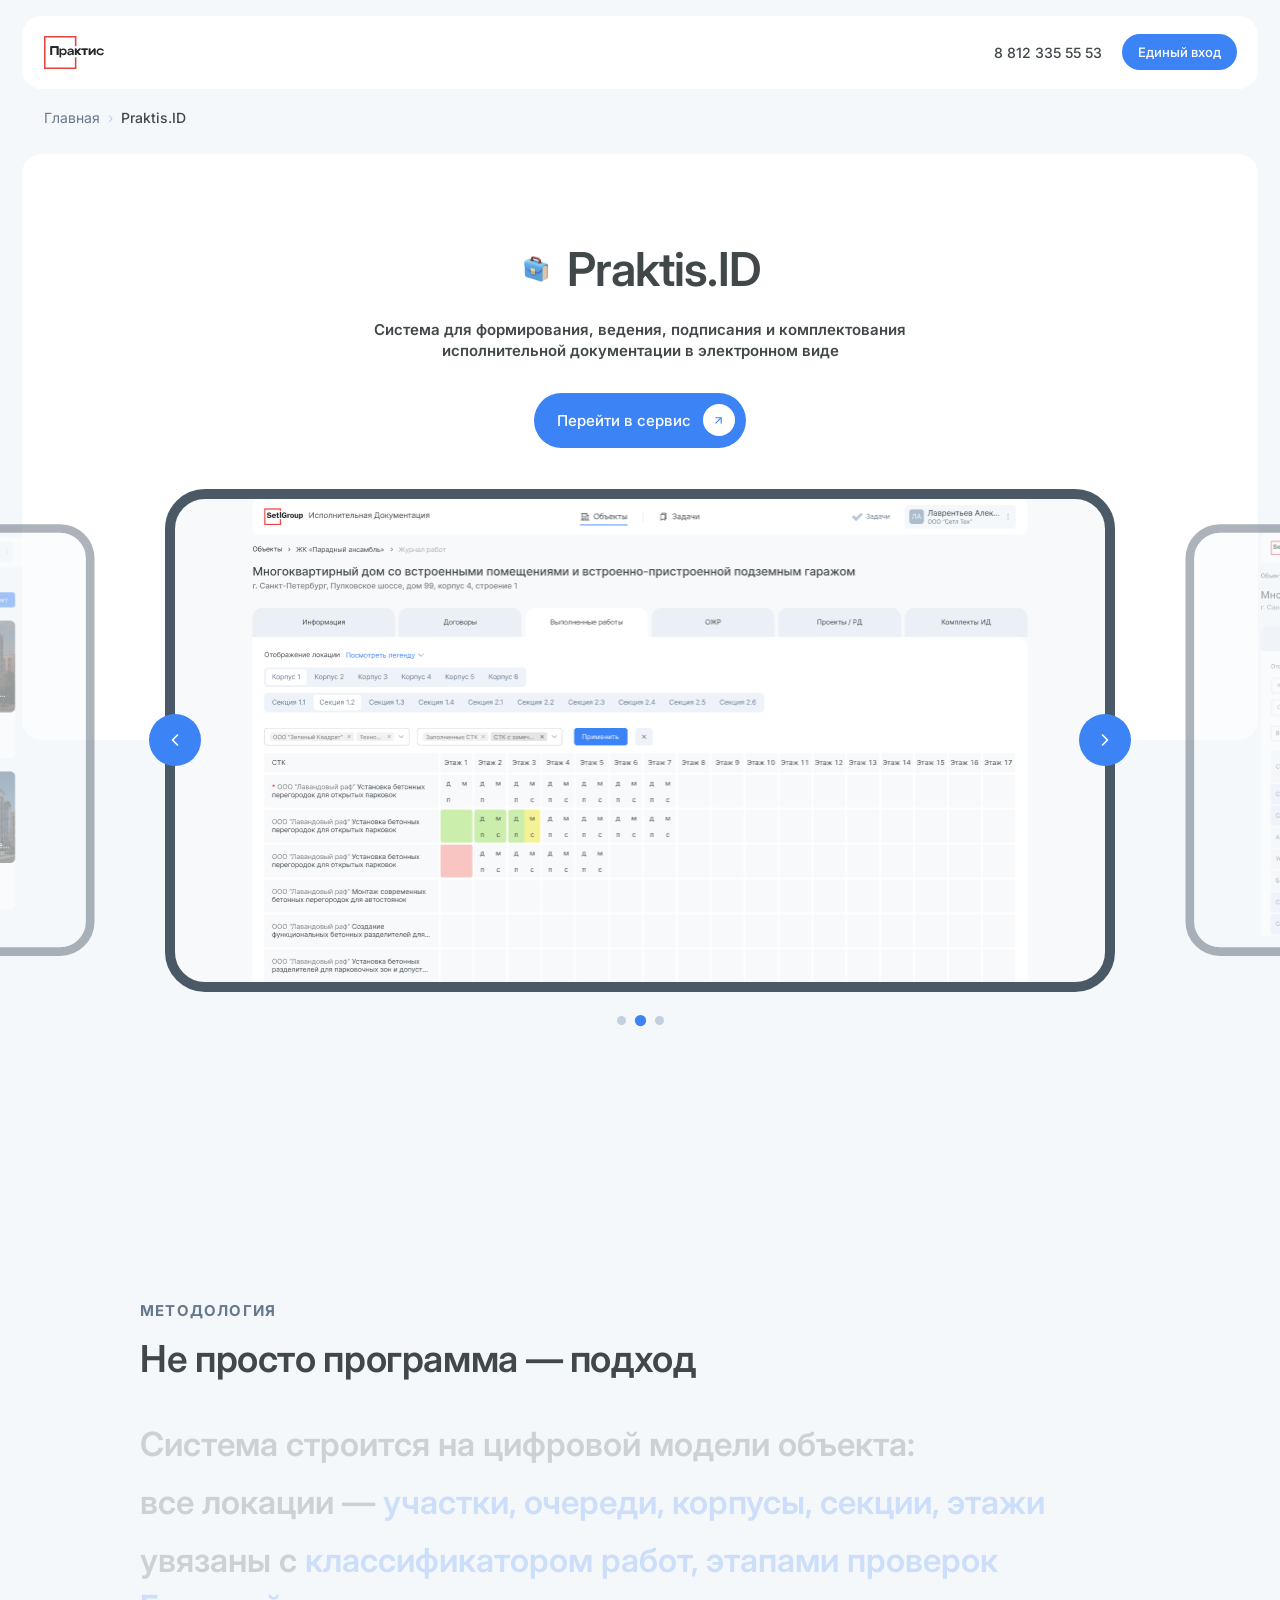
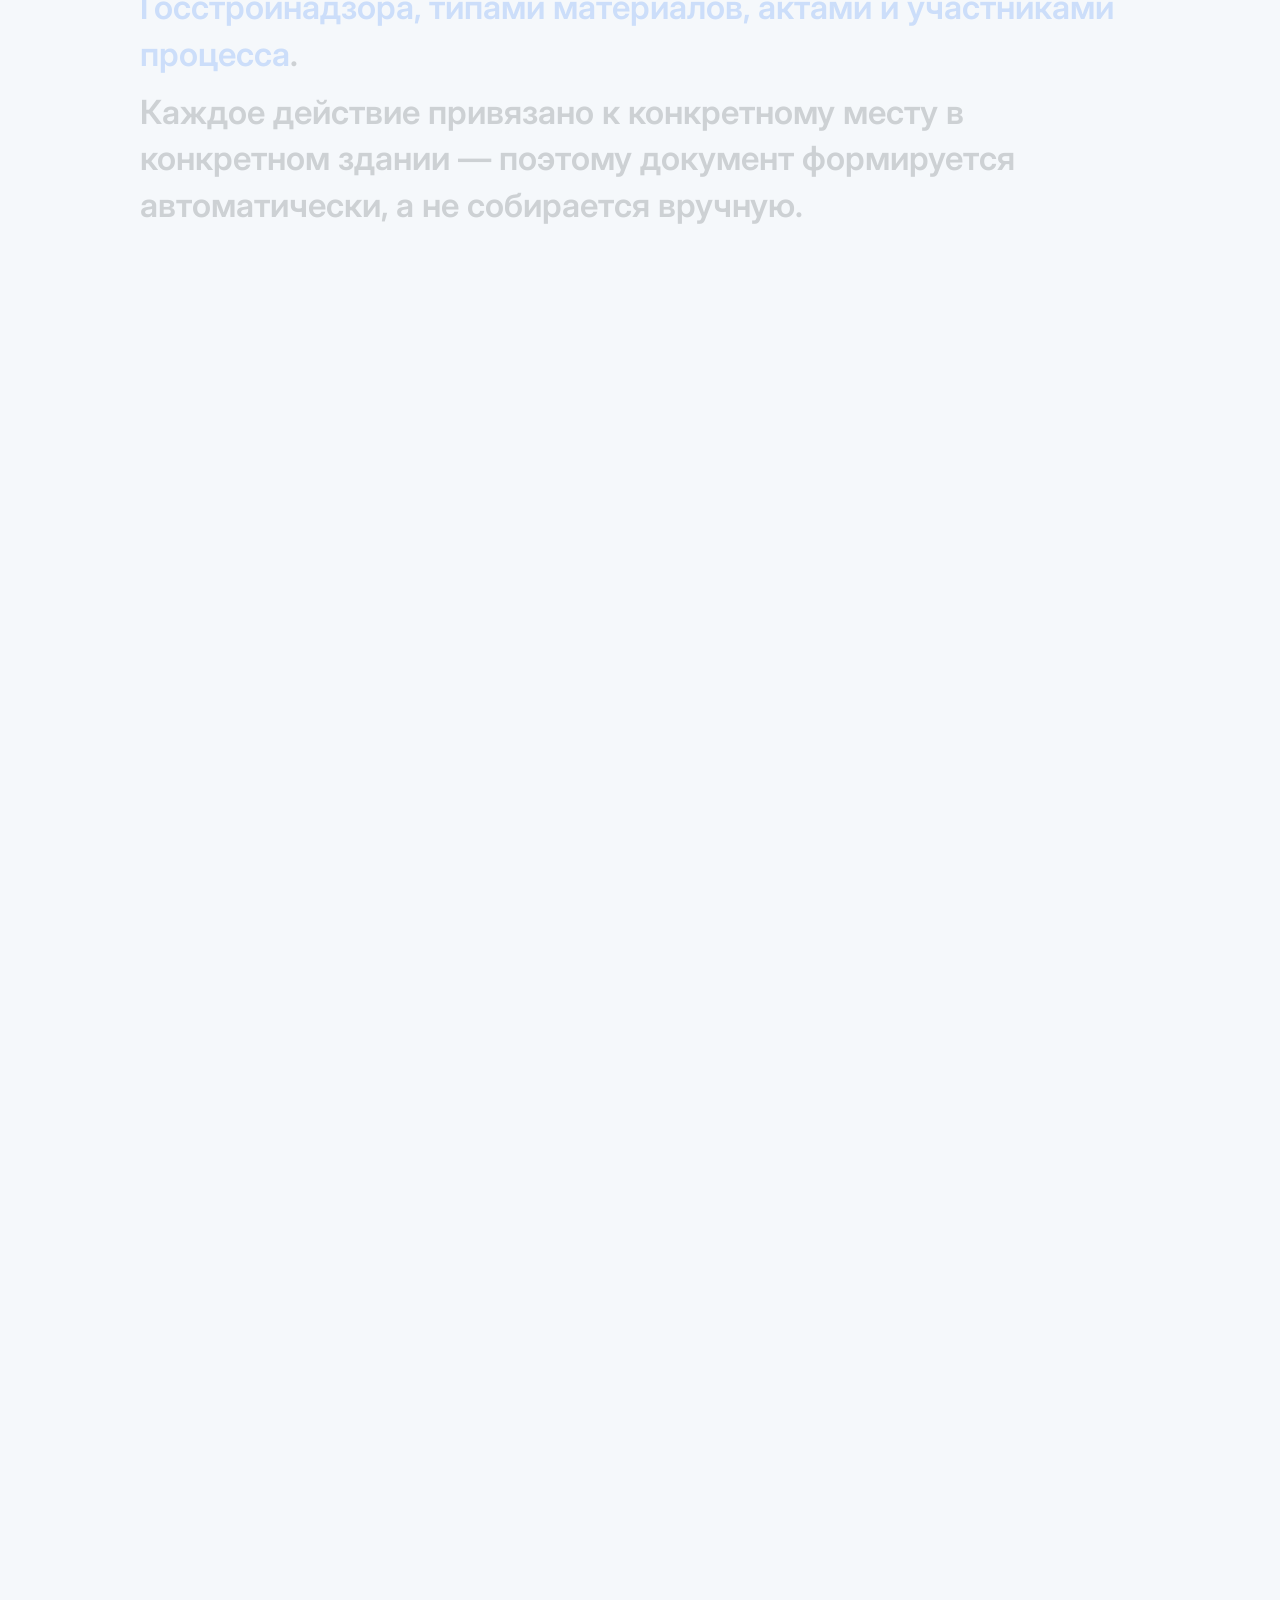
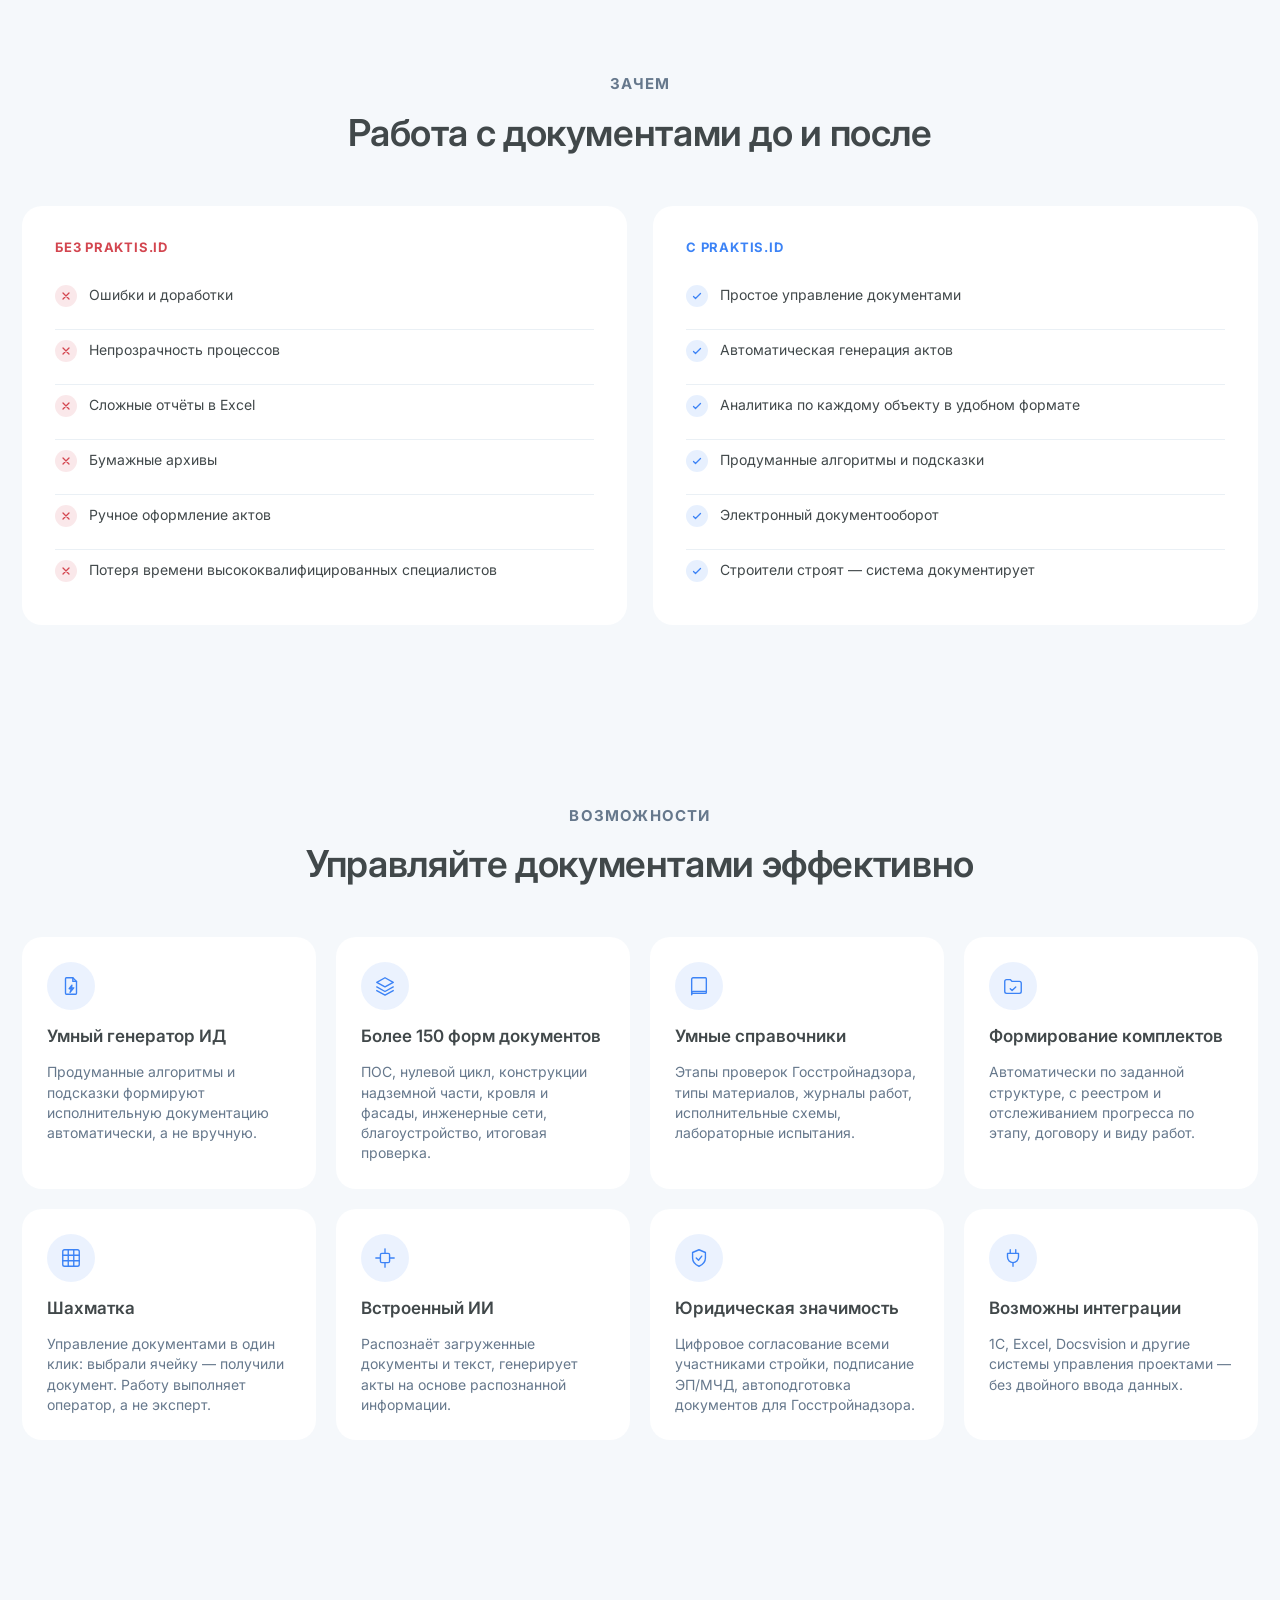
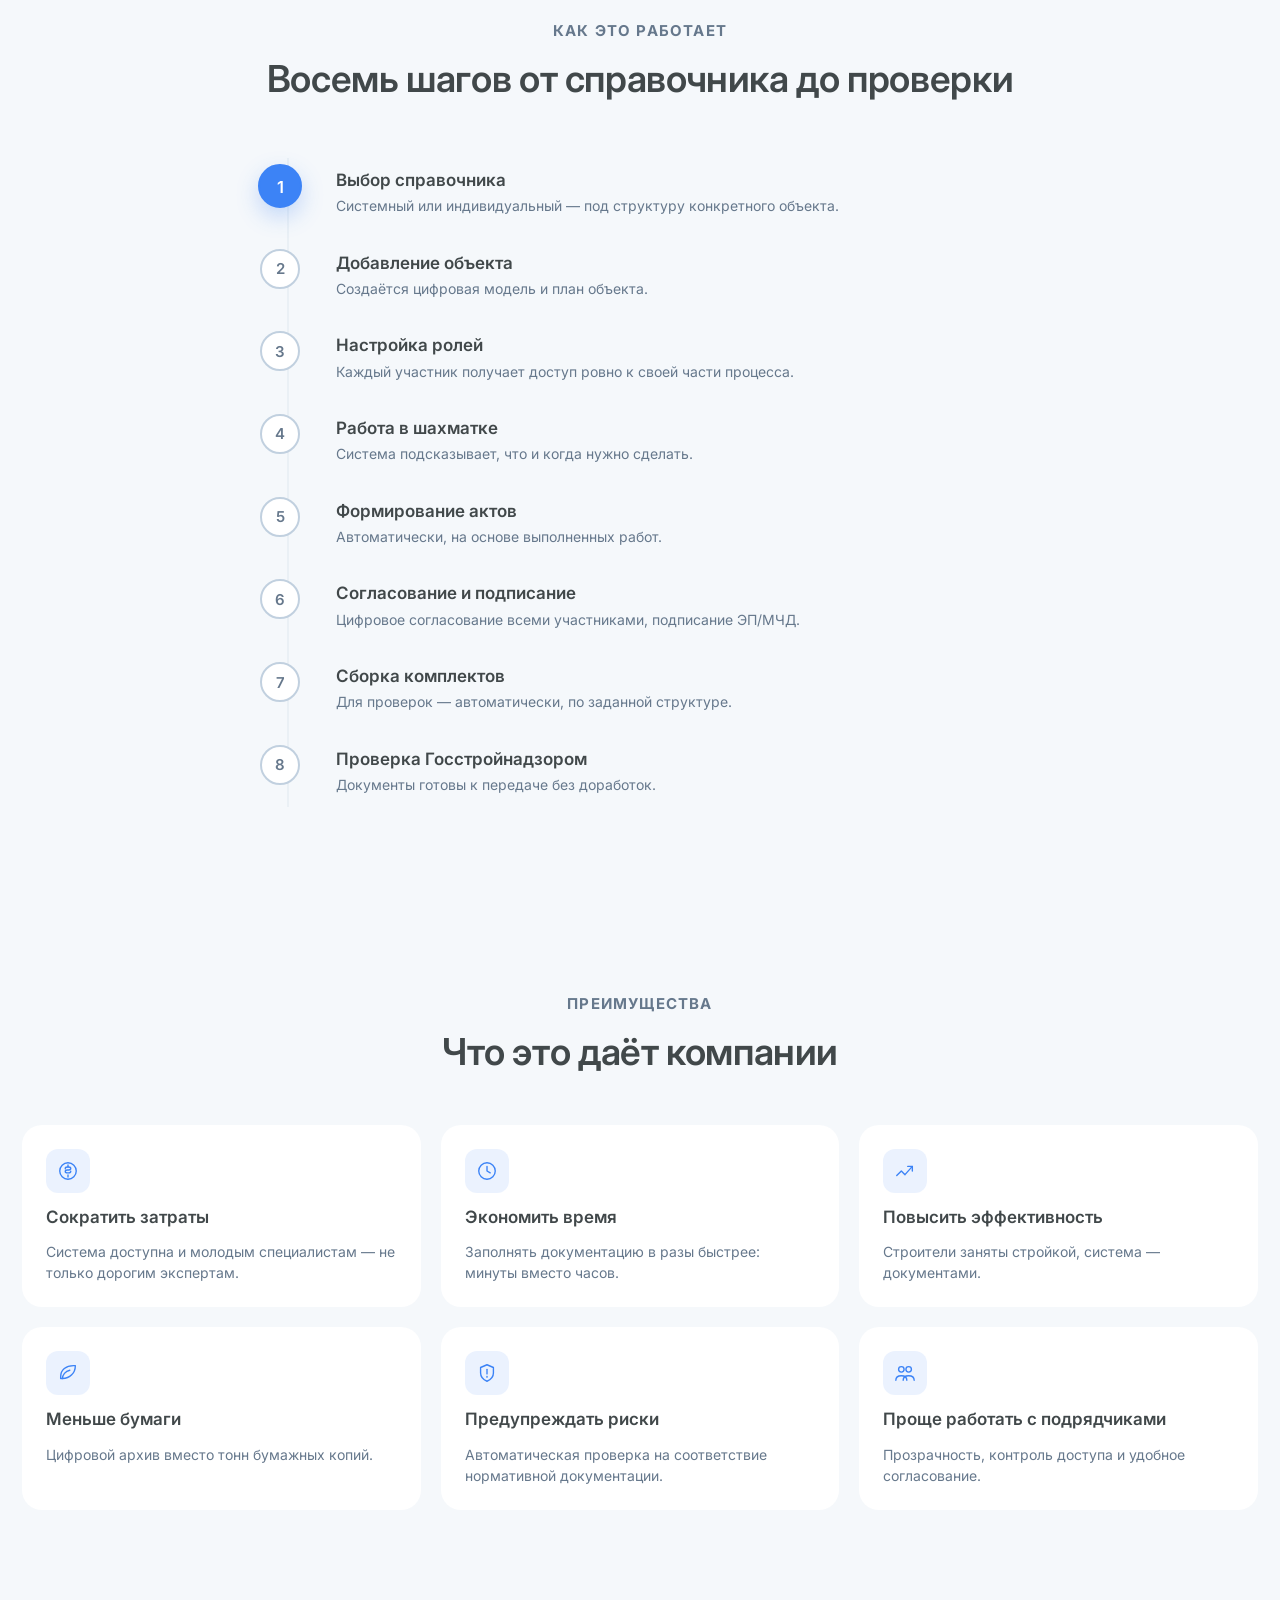
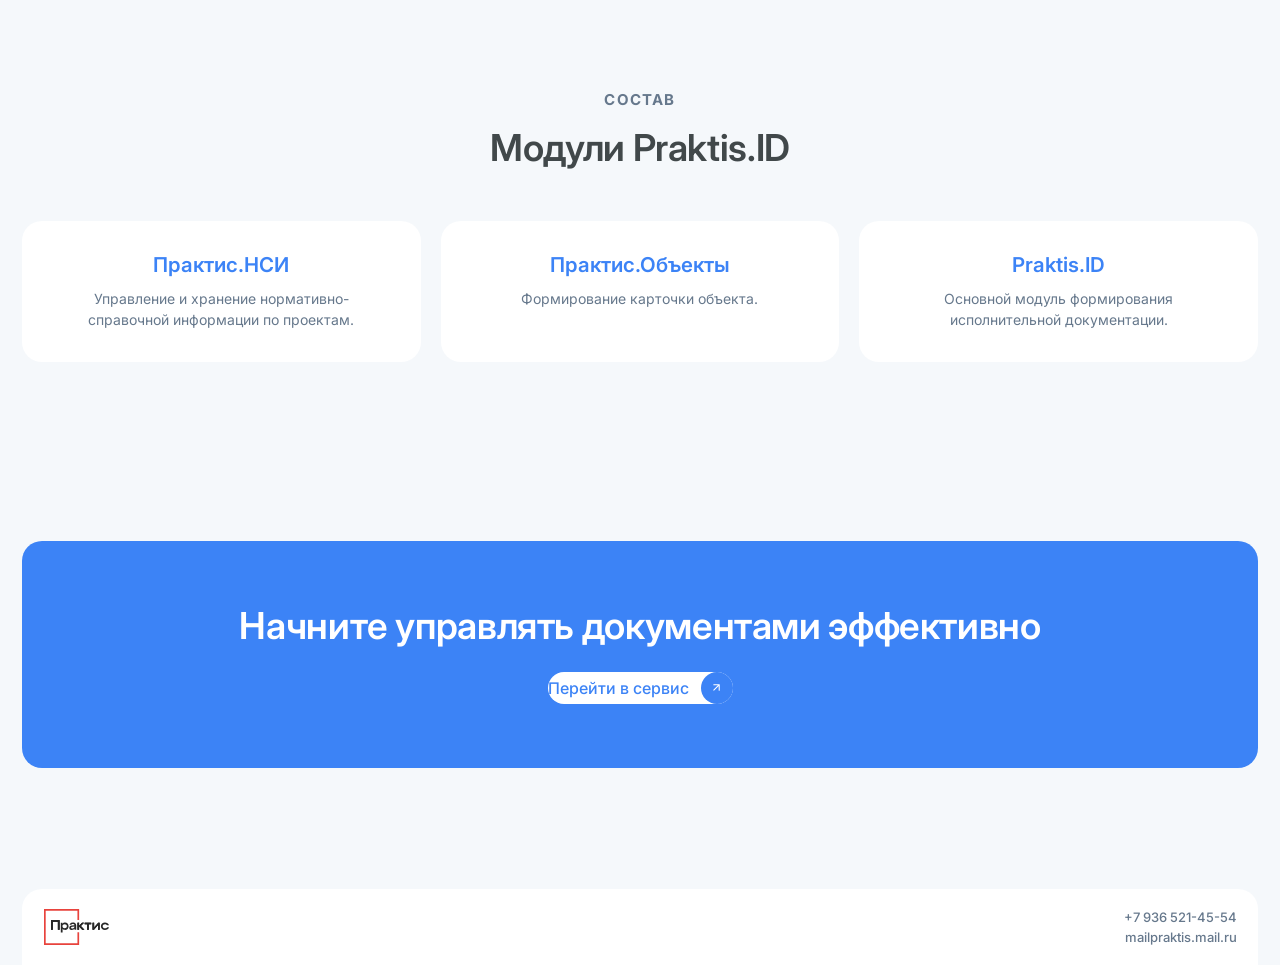
<file: praktis-id.html>
<!doctype html>
<html lang="ru">
<head>
<meta charset="UTF-8">
<meta name="viewport" content="width=device-width, initial-scale=1">
<title>Praktis.ID — Praktis</title>
<link rel="icon" type="image/svg+xml" href="assets/brand/favicon.svg">
<link rel="icon" type="image/png" sizes="32x32" href="assets/brand/favicon-32.png">
<link rel="apple-touch-icon" href="assets/brand/favicon-180.png">
<meta property="og:type" content="website">
<meta property="og:title" content="Praktis.ID — Практис">
<meta property="og:description" content="Ведение, подписание и комплектование исполнительной документации онлайн">
<meta property="og:image" content="https://tomatosidiotos-star.github.io/praktis-site/assets/brand/og-image.png">
<meta property="og:url" content="https://tomatosidiotos-star.github.io/praktis-site/praktis-id.html">
<meta name="twitter:card" content="summary_large_image">
<link rel="preconnect" href="https://fonts.googleapis.com">
<link rel="preconnect" href="https://fonts.gstatic.com" crossorigin>
<link href="https://fonts.googleapis.com/css2?family=Inter:wght@400;500;600;700;800&display=swap" rel="stylesheet">
<link rel="stylesheet" href="styles.css">
<link rel="stylesheet" href="praktis-id.css">
</head>
<body>

<header class="site-header">
  <div class="wrap">
    <div class="header-bar">
      <a class="logo" href="index.html#top">
        <img src="assets/brand/logo.svg" alt="Praktis" width="121" height="66">
      </a>
      <span class="header-spacer"></span>
      <a class="header-phone" href="tel:+78123355553">8 812 335 55 53</a>
      <a class="btn btn-accent header-cta" href="https://org.praktis.ru/" target="_blank" rel="noopener">
        <span class="btn-label">Единый вход</span>
      </a>
    </div>
  </div>
</header>

<main id="top">
  <div class="wrap">
    <nav class="breadcrumb" id="pidBreadcrumb" aria-label="Хлебные крошки">
      <a href="index.html#top">Главная</a>
      <span class="breadcrumb-sep" aria-hidden="true">›</span>
      <span class="breadcrumb-current" aria-current="page">Praktis.ID</span>
    </nav>
  </div>

  <section class="pid-hero" id="pidHero">
    <div class="wrap">
      <div class="pid-hero-card">
        <div class="pid-hero-title">
          <img class="pid-hero-icon" src="assets/services/icon-07.png" alt="">
          <h1>Praktis.ID</h1>
        </div>
        <p class="pid-hero-sub">Система для формирования, ведения, подписания и комплектования исполнительной документации в электронном виде</p>
        <a class="btn btn-accent pid-hero-cta" href="#">
          <span class="btn-label">Перейти в сервис</span>
          <span class="btn-icon">
            <svg viewBox="0 0 24 24" fill="none" xmlns="http://www.w3.org/2000/svg">
              <path d="M17.9241 6.61722C17.8757 6.50014 17.804 6.3904 17.7092 6.29502C17.7078 6.2936 17.7064 6.29219 17.705 6.29078C17.5242 6.11106 17.2751 6 17 6H7C6.44772 6 6 6.44772 6 7C6 7.55228 6.44772 8 7 8H14.5858L6.29289 16.2929C5.90237 16.6834 5.90237 17.3166 6.29289 17.7071C6.68342 18.0976 7.31658 18.0976 7.70711 17.7071L16 9.41421V17C16 17.5523 16.4477 18 17 18C17.5523 18 18 17.5523 18 17V7.00069C18 6.99969 18 6.998 18 6.997C17.9996 6.8625 17.9727 6.73425 17.9241 6.61722Z" fill="white"/>
            </svg>
          </span>
        </a>
      </div>

      <div class="pid-slider" id="pidSlider">
        <button type="button" class="pid-slider-arrow pid-slider-arrow--prev" id="pidPrev" aria-label="Предыдущий экран">
          <svg viewBox="0 0 24 24" fill="none" xmlns="http://www.w3.org/2000/svg"><path d="M9 6l6 6-6 6" stroke="currentColor" stroke-width="2" stroke-linecap="round" stroke-linejoin="round"/></svg>
        </button>
        <div class="pid-slider-viewport">
          <div class="pid-slider-track" id="pidTrack">
            <figure class="pid-slide" data-index="0">
              <img src="ID1.png" alt="Список объектов с процентом готовности исполнительной документации" loading="lazy">
            </figure>
            <figure class="pid-slide" data-index="1">
              <img src="ID2.png" alt="«Шахматка»: выполненные работы по секциям и этажам" loading="lazy">
            </figure>
            <figure class="pid-slide" data-index="2">
              <img src="ID3.png" alt="Журнал работ: список СТК по датам" loading="lazy">
            </figure>
          </div>
        </div>
        <button type="button" class="pid-slider-arrow pid-slider-arrow--next" id="pidNext" aria-label="Следующий экран">
          <svg viewBox="0 0 24 24" fill="none" xmlns="http://www.w3.org/2000/svg"><path d="M9 6l6 6-6 6" stroke="currentColor" stroke-width="2" stroke-linecap="round" stroke-linejoin="round"/></svg>
        </button>
      </div>
      <div class="pid-slider-dots" id="pidDots"></div>
    </div>
  </section>

  <section class="pid-section pid-method-section">
    <div class="pid-method-pin-wrap" id="pidMethodPinWrap">
      <div class="pid-method-pin">
        <div class="pid-section-head">
          <p class="pid-eyebrow">Методология</p>
          <h2>Не просто программа — подход</h2>
        </div>
        <div class="pid-method-text" id="pidMethodText">
          <div class="pid-method-line">Система строится на цифровой модели объекта:</div>
          <div class="pid-method-line">все локации — <em>участки, очереди, корпусы, секции, этажи</em></div>
          <div class="pid-method-line">увязаны с <em>классификатором работ, этапами проверок Госстройнадзора, типами материалов, актами и участниками процесса</em>.</div>
          <div class="pid-method-line">Каждое действие привязано к конкретному месту в конкретном здании — поэтому документ формируется автоматически, а не собирается вручную.</div>
        </div>
      </div>
    </div>
  </section>

  <section class="pid-section">
    <div class="wrap">
      <div class="pid-section-head">
        <p class="pid-eyebrow">Зачем</p>
        <h2>Работа с документами до и после</h2>
      </div>
      <div class="pid-compare-grid" id="pidCompare">
        <div class="pid-compare-col pid-compare-col--bad">
          <p class="pid-compare-label">Без Praktis.ID</p>
          <div class="pid-compare-row">
            <span class="pid-compare-icon"><svg viewBox="0 0 24 24" fill="none"><path d="M6 6l12 12M18 6L6 18" stroke="currentColor" stroke-width="2.5" stroke-linecap="round"/></svg></span>
            <span>Ошибки и доработки</span>
          </div>
          <div class="pid-compare-row">
            <span class="pid-compare-icon"><svg viewBox="0 0 24 24" fill="none"><path d="M6 6l12 12M18 6L6 18" stroke="currentColor" stroke-width="2.5" stroke-linecap="round"/></svg></span>
            <span>Непрозрачность процессов</span>
          </div>
          <div class="pid-compare-row">
            <span class="pid-compare-icon"><svg viewBox="0 0 24 24" fill="none"><path d="M6 6l12 12M18 6L6 18" stroke="currentColor" stroke-width="2.5" stroke-linecap="round"/></svg></span>
            <span>Сложные отчёты в Excel</span>
          </div>
          <div class="pid-compare-row">
            <span class="pid-compare-icon"><svg viewBox="0 0 24 24" fill="none"><path d="M6 6l12 12M18 6L6 18" stroke="currentColor" stroke-width="2.5" stroke-linecap="round"/></svg></span>
            <span>Бумажные архивы</span>
          </div>
          <div class="pid-compare-row">
            <span class="pid-compare-icon"><svg viewBox="0 0 24 24" fill="none"><path d="M6 6l12 12M18 6L6 18" stroke="currentColor" stroke-width="2.5" stroke-linecap="round"/></svg></span>
            <span>Ручное оформление актов</span>
          </div>
          <div class="pid-compare-row">
            <span class="pid-compare-icon"><svg viewBox="0 0 24 24" fill="none"><path d="M6 6l12 12M18 6L6 18" stroke="currentColor" stroke-width="2.5" stroke-linecap="round"/></svg></span>
            <span>Потеря времени высококвалифицированных специалистов</span>
          </div>
        </div>
        <div class="pid-compare-col pid-compare-col--good">
          <p class="pid-compare-label">С Praktis.ID</p>
          <div class="pid-compare-row">
            <span class="pid-compare-icon"><svg viewBox="0 0 24 24" fill="none"><path d="M5 13l4 4L19 7" stroke="currentColor" stroke-width="2.5" stroke-linecap="round" stroke-linejoin="round"/></svg></span>
            <span>Простое управление документами</span>
          </div>
          <div class="pid-compare-row">
            <span class="pid-compare-icon"><svg viewBox="0 0 24 24" fill="none"><path d="M5 13l4 4L19 7" stroke="currentColor" stroke-width="2.5" stroke-linecap="round" stroke-linejoin="round"/></svg></span>
            <span>Автоматическая генерация актов</span>
          </div>
          <div class="pid-compare-row">
            <span class="pid-compare-icon"><svg viewBox="0 0 24 24" fill="none"><path d="M5 13l4 4L19 7" stroke="currentColor" stroke-width="2.5" stroke-linecap="round" stroke-linejoin="round"/></svg></span>
            <span>Аналитика по каждому объекту в удобном формате</span>
          </div>
          <div class="pid-compare-row">
            <span class="pid-compare-icon"><svg viewBox="0 0 24 24" fill="none"><path d="M5 13l4 4L19 7" stroke="currentColor" stroke-width="2.5" stroke-linecap="round" stroke-linejoin="round"/></svg></span>
            <span>Продуманные алгоритмы и подсказки</span>
          </div>
          <div class="pid-compare-row">
            <span class="pid-compare-icon"><svg viewBox="0 0 24 24" fill="none"><path d="M5 13l4 4L19 7" stroke="currentColor" stroke-width="2.5" stroke-linecap="round" stroke-linejoin="round"/></svg></span>
            <span>Электронный документооборот</span>
          </div>
          <div class="pid-compare-row">
            <span class="pid-compare-icon"><svg viewBox="0 0 24 24" fill="none"><path d="M5 13l4 4L19 7" stroke="currentColor" stroke-width="2.5" stroke-linecap="round" stroke-linejoin="round"/></svg></span>
            <span>Строители строят — система документирует</span>
          </div>
        </div>
      </div>
    </div>
  </section>

  <section class="pid-section">
    <div class="wrap">
      <div class="pid-section-head">
        <p class="pid-eyebrow">Возможности</p>
        <h2>Управляйте документами эффективно</h2>
      </div>
      <div class="pid-features-grid" id="pidFeatures">
        <div class="pid-feature-card">
          <span class="pid-feature-icon">
            <svg viewBox="0 0 24 24" fill="none" stroke="currentColor" stroke-width="1.5" stroke-linecap="round" stroke-linejoin="round">
              <path d="M7 3h7l4 4v13a1 1 0 0 1-1 1H7a1 1 0 0 1-1-1V4a1 1 0 0 1 1-1z"/>
              <path d="M14 3v4h4"/>
              <path d="M13 11l-3 4h2.5L11 19l4-5h-2.5L13 11z"/>
            </svg>
          </span>
          <h4>Умный генератор ИД</h4>
          <p>Продуманные алгоритмы и подсказки формируют исполнительную документацию автоматически, а не вручную.</p>
        </div>
        <div class="pid-feature-card">
          <span class="pid-feature-icon">
            <svg viewBox="0 0 24 24" fill="none" stroke="currentColor" stroke-width="1.5" stroke-linecap="round" stroke-linejoin="round">
              <path d="M12 3l9 5-9 5-9-5 9-5z"/>
              <path d="M3 13l9 5 9-5"/>
              <path d="M3 17l9 5 9-5"/>
            </svg>
          </span>
          <h4>Более 150 форм документов</h4>
          <p>ПОС, нулевой цикл, конструкции надземной части, кровля и фасады, инженерные сети, благоустройство, итоговая проверка.</p>
        </div>
        <div class="pid-feature-card">
          <span class="pid-feature-icon">
            <svg viewBox="0 0 24 24" fill="none" stroke="currentColor" stroke-width="1.5" stroke-linecap="round" stroke-linejoin="round">
              <path d="M4 4.5A1.5 1.5 0 0 1 5.5 3H19a1 1 0 0 1 1 1v15a1 1 0 0 1-1 1H5.5A1.5 1.5 0 0 0 4 21.5V4.5z"/>
              <path d="M4 19.5A1.5 1.5 0 0 1 5.5 18H20"/>
            </svg>
          </span>
          <h4>Умные справочники</h4>
          <p>Этапы проверок Госстройнадзора, типы материалов, журналы работ, исполнительные схемы, лабораторные испытания.</p>
        </div>
        <div class="pid-feature-card">
          <span class="pid-feature-icon">
            <svg viewBox="0 0 24 24" fill="none" stroke="currentColor" stroke-width="1.5" stroke-linecap="round" stroke-linejoin="round">
              <path d="M3 7a2 2 0 0 1 2-2h4l2 2h8a2 2 0 0 1 2 2v9a2 2 0 0 1-2 2H5a2 2 0 0 1-2-2V7z"/>
              <path d="M9 15l2 2 4-4"/>
            </svg>
          </span>
          <h4>Формирование комплектов</h4>
          <p>Автоматически по заданной структуре, с реестром и отслеживанием прогресса по этапу, договору и виду работ.</p>
        </div>
        <div class="pid-feature-card">
          <span class="pid-feature-icon">
            <svg viewBox="0 0 24 24" fill="none" stroke="currentColor" stroke-width="1.5" stroke-linecap="round" stroke-linejoin="round">
              <rect x="3" y="3" width="18" height="18" rx="2"/>
              <line x1="3" y1="9" x2="21" y2="9"/>
              <line x1="3" y1="15" x2="21" y2="15"/>
              <line x1="9" y1="3" x2="9" y2="21"/>
              <line x1="15" y1="3" x2="15" y2="21"/>
            </svg>
          </span>
          <h4>Шахматка</h4>
          <p>Управление документами в один клик: выбрали ячейку — получили документ. Работу выполняет оператор, а не эксперт.</p>
        </div>
        <div class="pid-feature-card">
          <span class="pid-feature-icon">
            <svg viewBox="0 0 24 24" fill="none" stroke="currentColor" stroke-width="1.5" stroke-linecap="round" stroke-linejoin="round">
              <rect x="7" y="7" width="10" height="10" rx="1.5"/>
              <line x1="12" y1="2" x2="12" y2="7"/>
              <line x1="12" y1="17" x2="12" y2="22"/>
              <line x1="2" y1="12" x2="7" y2="12"/>
              <line x1="17" y1="12" x2="22" y2="12"/>
            </svg>
          </span>
          <h4>Встроенный ИИ</h4>
          <p>Распознаёт загруженные документы и текст, генерирует акты на основе распознанной информации.</p>
        </div>
        <div class="pid-feature-card">
          <span class="pid-feature-icon">
            <svg viewBox="0 0 24 24" fill="none" stroke="currentColor" stroke-width="1.5" stroke-linecap="round" stroke-linejoin="round">
              <path d="M12 3l7 3v6c0 5-3.5 7.5-7 9-3.5-1.5-7-4-7-9V6l7-3z"/>
              <path d="M9 12l2.5 2.5L15 10"/>
            </svg>
          </span>
          <h4>Юридическая значимость</h4>
          <p>Цифровое согласование всеми участниками стройки, подписание ЭП/МЧД, автоподготовка документов для Госстройнадзора.</p>
        </div>
        <div class="pid-feature-card">
          <span class="pid-feature-icon">
            <svg viewBox="0 0 24 24" fill="none" stroke="currentColor" stroke-width="1.5" stroke-linecap="round" stroke-linejoin="round">
              <path d="M9 3v4"/>
              <path d="M15 3v4"/>
              <path d="M6 7h12v4a6 6 0 0 1-12 0V7z"/>
              <path d="M12 17v4"/>
            </svg>
          </span>
          <h4>Возможны интеграции</h4>
          <p>1С, Excel, Docsvision и другие системы управления проектами — без двойного ввода данных.</p>
        </div>
      </div>
    </div>
  </section>

  <section class="pid-section">
    <div class="wrap">
      <div class="pid-section-head">
        <p class="pid-eyebrow">Как это работает</p>
        <h2>Восемь шагов от справочника до проверки</h2>
      </div>
      <div class="pid-steps-list" id="pidSteps">
        <div class="pid-steps-track"><div class="pid-steps-fill" id="pidStepsFill"></div></div>
        <div class="pid-step"><span class="pid-step-dot">1</span><h4>Выбор справочника</h4><p>Системный или индивидуальный — под структуру конкретного объекта.</p></div>
        <div class="pid-step"><span class="pid-step-dot">2</span><h4>Добавление объекта</h4><p>Создаётся цифровая модель и план объекта.</p></div>
        <div class="pid-step"><span class="pid-step-dot">3</span><h4>Настройка ролей</h4><p>Каждый участник получает доступ ровно к своей части процесса.</p></div>
        <div class="pid-step"><span class="pid-step-dot">4</span><h4>Работа в шахматке</h4><p>Система подсказывает, что и когда нужно сделать.</p></div>
        <div class="pid-step"><span class="pid-step-dot">5</span><h4>Формирование актов</h4><p>Автоматически, на основе выполненных работ.</p></div>
        <div class="pid-step"><span class="pid-step-dot">6</span><h4>Согласование и подписание</h4><p>Цифровое согласование всеми участниками, подписание ЭП/МЧД.</p></div>
        <div class="pid-step"><span class="pid-step-dot">7</span><h4>Сборка комплектов</h4><p>Для проверок — автоматически, по заданной структуре.</p></div>
        <div class="pid-step"><span class="pid-step-dot">8</span><h4>Проверка Госстройнадзором</h4><p>Документы готовы к передаче без доработок.</p></div>
      </div>
    </div>
  </section>

  <section class="pid-section">
    <div class="wrap">
      <div class="pid-section-head">
        <p class="pid-eyebrow">Преимущества</p>
        <h2>Что это даёт компании</h2>
      </div>
      <div class="pid-benefits-grid" id="pidBenefits">
        <div class="pid-benefit-card">
          <span class="pid-benefit-icon">
            <svg viewBox="0 0 24 24" fill="none" stroke="currentColor" stroke-width="1.5" stroke-linecap="round" stroke-linejoin="round">
              <circle cx="12" cy="12" r="9"/>
              <path d="M9 9.5c0-1 1-1.8 2.2-1.8h1.6c1.2 0 2.2.6 2.2 1.6s-1 1.6-2.2 1.6h-1.6c-1.2 0-2.2.6-2.2 1.6s1 1.6 2.2 1.6h1.6c1.2 0 2.2-.8 2.2-1.8"/>
              <line x1="12" y1="5.5" x2="12" y2="7.7"/>
              <line x1="12" y1="16.3" x2="12" y2="18.5"/>
            </svg>
          </span>
          <h4>Сократить затраты</h4>
          <p>Система доступна и молодым специалистам — не только дорогим экспертам.</p>
        </div>
        <div class="pid-benefit-card">
          <span class="pid-benefit-icon">
            <svg viewBox="0 0 24 24" fill="none" stroke="currentColor" stroke-width="1.5" stroke-linecap="round" stroke-linejoin="round">
              <circle cx="12" cy="12" r="9"/>
              <path d="M12 7v5l3.5 2"/>
            </svg>
          </span>
          <h4>Экономить время</h4>
          <p>Заполнять документацию в разы быстрее: минуты вместо часов.</p>
        </div>
        <div class="pid-benefit-card">
          <span class="pid-benefit-icon">
            <svg viewBox="0 0 24 24" fill="none" stroke="currentColor" stroke-width="1.5" stroke-linecap="round" stroke-linejoin="round">
              <path d="M3 17l5-5 4 4 8-9"/>
              <path d="M15 7h5v5"/>
            </svg>
          </span>
          <h4>Повысить эффективность</h4>
          <p>Строители заняты стройкой, система — документами.</p>
        </div>
        <div class="pid-benefit-card">
          <span class="pid-benefit-icon">
            <svg viewBox="0 0 24 24" fill="none" stroke="currentColor" stroke-width="1.5" stroke-linecap="round" stroke-linejoin="round">
              <path d="M20 4c0 8-6 14-14 14H4v-2C4 8 10 4 18 4h2z"/>
              <path d="M6 18c0-4 3-8 8-9"/>
            </svg>
          </span>
          <h4>Меньше бумаги</h4>
          <p>Цифровой архив вместо тонн бумажных копий.</p>
        </div>
        <div class="pid-benefit-card">
          <span class="pid-benefit-icon">
            <svg viewBox="0 0 24 24" fill="none" stroke="currentColor" stroke-width="1.5" stroke-linecap="round" stroke-linejoin="round">
              <path d="M12 3l7 3v6c0 5-3.5 7.5-7 9-3.5-1.5-7-4-7-9V6l7-3z"/>
              <line x1="12" y1="8" x2="12" y2="13"/>
              <circle cx="12" cy="16" r="0.3"/>
            </svg>
          </span>
          <h4>Предупреждать риски</h4>
          <p>Автоматическая проверка на соответствие нормативной документации.</p>
        </div>
        <div class="pid-benefit-card">
          <span class="pid-benefit-icon">
            <svg viewBox="0 0 24 24" fill="none" stroke="currentColor" stroke-width="1.5" stroke-linecap="round" stroke-linejoin="round">
              <circle cx="8" cy="8" r="3"/>
              <circle cx="16" cy="8" r="3"/>
              <path d="M2 20c0-3 2.5-5 6-5s6 2 6 5"/>
              <path d="M10 20c0-3 2.5-5 6-5s6 2 6 5"/>
            </svg>
          </span>
          <h4>Проще работать с подрядчиками</h4>
          <p>Прозрачность, контроль доступа и удобное согласование.</p>
        </div>
      </div>
    </div>
  </section>

  <section class="pid-section">
    <div class="wrap">
      <div class="pid-section-head">
        <p class="pid-eyebrow">Состав</p>
        <h2>Модули Praktis.ID</h2>
      </div>
      <div class="pid-modules-grid" id="pidModules">
        <div class="pid-module-card">
          <h4>Практис.НСИ</h4>
          <p>Управление и хранение нормативно-справочной информации по проектам.</p>
        </div>
        <div class="pid-module-card">
          <h4>Практис.Объекты</h4>
          <p>Формирование карточки объекта.</p>
        </div>
        <div class="pid-module-card">
          <h4>Praktis.ID</h4>
          <p>Основной модуль формирования исполнительной документации.</p>
        </div>
      </div>
    </div>
  </section>

  <section class="pid-section">
    <div class="wrap">
      <div class="pid-cta-card" id="pidCta">
        <h2>Начните управлять документами эффективно</h2>
        <a class="btn btn-accent" href="#">
          <span class="btn-label">Перейти в сервис</span>
          <span class="btn-icon">
            <svg viewBox="0 0 24 24" fill="none" xmlns="http://www.w3.org/2000/svg">
              <path d="M17.9241 6.61722C17.8757 6.50014 17.804 6.3904 17.7092 6.29502C17.7078 6.2936 17.7064 6.29219 17.705 6.29078C17.5242 6.11106 17.2751 6 17 6H7C6.44772 6 6 6.44772 6 7C6 7.55228 6.44772 8 7 8H14.5858L6.29289 16.2929C5.90237 16.6834 5.90237 17.3166 6.29289 17.7071C6.68342 18.0976 7.31658 18.0976 7.70711 17.7071L16 9.41421V17C16 17.5523 16.4477 18 17 18C17.5523 18 18 17.5523 18 17V7.00069C18 6.99969 18 6.998 18 6.997C17.9996 6.8625 17.9727 6.73425 17.9241 6.61722Z" fill="white"/>
            </svg>
          </span>
        </a>
      </div>
    </div>
  </section>

</main>

<footer class="site-footer" id="contact">
  <div class="wrap">
    <div class="footer-bar">
      <a class="logo" href="index.html#top">
        <img src="assets/brand/logo.svg" alt="Praktis" width="99" height="54">
      </a>
      <div class="footer-contacts">
        <p>+7 936 521-45-54</p>
        <p>mailpraktis.mail.ru</p>
      </div>
    </div>
  </div>
</footer>

<script src="praktis-id.js"></script>
</body>
</html>
</file>
<file: styles.css>
:root {
  --accent: #3c83f6;
  --accent-dark: #2f6ad1;
  --ink: #41484a;
  --ink-soft: #66788c;
  --bg: #f5f8fb;
  --surface: #ffffff;
  --line: #eaf0f5;
  --icon-muted: #c1d0df;
  --radius-card: 20px;
  --wrap: 1856px;
}

* { box-sizing: border-box; }

@media (prefers-reduced-motion: no-preference) {
  html { scroll-behavior: smooth; }
}

body {
  margin: 0;
  font-family: "Inter", -apple-system, BlinkMacSystemFont, "Segoe UI", sans-serif;
  color: var(--ink);
  background: var(--bg);
  -webkit-font-smoothing: antialiased;
}

/* Type scale — reusable heading styles (Inter, sizes/weights lifted from
   the Figma redesign) meant to carry over to future ad-landing pages. */

h1, .h1 {
  margin: 0;
  font-weight: 600;
  font-size: clamp(30px, 3.65vw, 70px);
  line-height: 1.1;
  letter-spacing: -0.02em;
}

h2, .h2 {
  margin: 0;
  font-weight: 600;
  font-size: clamp(26px, 2.9vw, 52px);
  line-height: 1.15;
  letter-spacing: -0.01em;
}

h3, .h3 {
  margin: 0;
  font-weight: 600;
  font-size: clamp(22px, 2.3vw, 32px);
  line-height: 1.15;
  letter-spacing: -0.01em;
}

h4, .h4 {
  margin: 0;
  font-weight: 600;
  font-size: clamp(20px, 1.6vw, 28px);
  line-height: 1.2;
}

h5, .h5 {
  margin: 0;
  font-weight: 600;
  font-size: clamp(17px, 1.15vw, 20px);
  line-height: 1.2;
}

h6, .h6 {
  margin: 0;
  font-weight: 700;
  font-size: 14px;
  line-height: 1.3;
  letter-spacing: 0.06em;
  text-transform: uppercase;
}

.wrap {
  max-width: var(--wrap);
  margin: 0 auto;
  padding: 0 clamp(16px, 1.7vw, 32px);
}

a { color: inherit; text-decoration: none; }
img { display: block; max-width: 100%; }

/* Header */

.site-header {
  padding-top: 16px;
}

.header-bar {
  display: flex;
  width: 100%;
  align-items: center;
  gap: clamp(12px, 1.5vw, 24px);
  background: var(--surface);
  border-radius: var(--radius-card);
  height: clamp(56px, 5.7vw, 78px);
  padding: 12px clamp(14px, 1.7vw, 24px);
}

.logo img {
  height: clamp(28px, 2.6vw, 35px);
  width: auto;
}

.header-spacer { flex: 1 0 0; }

.header-phone {
  font-size: clamp(14px, 1.1vw, 18px);
  font-weight: 500;
  color: var(--ink);
  white-space: nowrap;
}

/* Buttons */

.btn {
  position: relative;
  display: inline-flex;
  align-items: center;
  gap: 12px;
  font: inherit;
  font-weight: 500;
  white-space: nowrap;
  border: 0;
  text-decoration: none;
  cursor: pointer;
  transition: transform 0.3s ease, box-shadow 0.3s ease, background 0.3s ease;
}

.btn-accent {
  background: var(--accent);
  border-radius: 999px;
  justify-content: center;
}

.btn-accent:hover,
.btn-accent:focus-visible {
  transform: translateY(-3px);
  box-shadow: 0 14px 28px rgba(60, 131, 246, 0.32);
}

.btn-accent .btn-icon { background: #fff; }
.btn-accent .btn-icon svg path { fill: var(--accent); }

/* Stroke variant — outline pill, ported from Setl Tech's .btn-stroke
   with black swapped for our accent blue. Quieter secondary CTA: sits
   next to a solid .btn-accent without doubling up the loud fill. */
.btn-stroke {
  background: transparent;
  border: 1.5px solid var(--accent);
  border-radius: 999px;
  justify-content: center;
}

.btn-stroke .btn-label { color: var(--accent); }
.btn-stroke .btn-icon { background: var(--accent); }

.btn-stroke:hover,
.btn-stroke:focus-visible {
  transform: translateY(-3px);
  box-shadow: 0 14px 28px rgba(60, 131, 246, 0.2);
  background: #f4f8ff;
}

.btn-label {
  position: relative;
  z-index: 2;
  pointer-events: none;
  color: #fff;
}

.btn-icon {
  position: relative;
  z-index: 2;
  width: 32px;
  height: 32px;
  border-radius: 50%;
  display: flex;
  align-items: center;
  justify-content: center;
  flex-shrink: 0;
  background: #16213d;
}

.btn-icon svg {
  width: 13px;
  height: 13px;
  transition: transform 0.35s cubic-bezier(0.34, 1.56, 0.64, 1);
}

.btn-accent:hover .btn-icon svg,
.btn-stroke:hover .btn-icon svg,
.btn-accent:focus-visible .btn-icon svg,
.btn-stroke:focus-visible .btn-icon svg { transform: rotate(45deg); }

@media (prefers-reduced-motion: reduce) {
  .btn { transition: box-shadow 0.3s ease, background 0.3s ease; }
  .btn-accent:hover,
  .btn-stroke:hover,
  .btn-accent:focus-visible,
  .btn-stroke:focus-visible { transform: none; }
  .btn-icon svg { transition: none; }
  .btn-accent:hover .btn-icon svg,
  .btn-stroke:hover .btn-icon svg { transform: none; }
}

.header-cta {
  font-size: clamp(13px, 0.95vw, 14px);
  height: clamp(30px, 2.9vw, 36px);
  padding: 0 16px;
}

.hero-cta {
  font-size: clamp(15px, 1.1vw, 17px);
  padding: clamp(10px, 0.9vw, 12px) clamp(10px, 0.9vw, 12px) clamp(10px, 0.9vw, 12px) clamp(16px, 1.6vw, 20px);
  gap: clamp(10px, 0.9vw, 12px);
}

/* Hero */

.hero { padding: 24px 0 40px; }

.hero-inner {
  display: grid;
  grid-template-columns: minmax(240px, 628fr) 1196fr;
  gap: 24px;
  align-items: stretch;
}

.hero-visual { min-width: 0; }

.hero-frame {
  position: relative;
  width: 100%;
  aspect-ratio: 848 / 1264;
  border-radius: var(--radius-card);
  overflow: hidden;
  border: 1px solid #fff;
  background: var(--surface);
}

.hero-video {
  position: absolute;
  inset: 0;
  width: 100%;
  height: 100%;
  object-fit: cover;
  display: block;
}

.hero-video-logo {
  position: absolute;
  left: 50%;
  top: 50%;
  width: 34%;
  transform: translate(-50%, -50%) translateY(8px) scale(0.96);
  opacity: 0;
  pointer-events: none;
  transition: opacity 0.7s ease, transform 0.7s ease;
  filter: drop-shadow(0 2px 12px rgba(10, 30, 60, 0.25));
}

.hero-video-logo.is-visible {
  opacity: 1;
  transform: translate(-50%, -50%) translateY(0) scale(1);
}

.hero-video-logo.no-transition {
  transition: none;
}

.hero-side {
  display: flex;
  flex-direction: column;
  gap: 24px;
  min-width: 0;
}

.hero-card {
  flex: 0 0 auto;
  background: var(--surface);
  border-radius: var(--radius-card);
  display: flex;
  align-items: center;
  padding: 24px;
}

.hero-card-inner {
  display: flex;
  flex-direction: column;
  align-items: flex-start;
  gap: 24px;
}

.hero-heading {
  display: flex;
  flex-direction: column;
  gap: 16px;
}

.hero-heading h1 .accent { color: var(--accent); }

.hero-sub {
  margin: 0;
  font-size: clamp(16px, 1.46vw, 28px);
  line-height: 1.2;
  color: var(--ink);
}

.hero-cta-row {
  display: flex;
  flex-wrap: wrap;
  gap: 24px;
}

/* Tiles row — three clickable service plates, ported from the Figma
   redesign; border lights up accent-blue on hover/focus. */

.tiles-row {
  display: flex;
  flex: 1 1 0;
  gap: 24px;
}

.tile-card {
  flex: 1 1 0;
  display: flex;
  flex-direction: column;
  align-items: flex-start;
  justify-content: space-between;
  gap: 16px;
  background: var(--surface);
  border: 1px solid transparent;
  border-radius: var(--radius-card);
  padding: 24px;
  font: inherit;
  color: inherit;
  text-align: left;
  cursor: pointer;
  opacity: 0;
  transform: translateY(28px);
  transition:
    border-color 0.2s ease,
    box-shadow 0.3s ease,
    background 0.3s ease,
    opacity 0.6s ease,
    transform 0.5s cubic-bezier(0.22, 1, 0.36, 1);
}

.tile-card.is-revealed {
  opacity: 1;
  transform: translateY(0);
}

.tile-card:hover,
.tile-card:focus-visible {
  border-color: var(--accent);
  outline: none;
  background: #f4f8ff;
  box-shadow: 0 16px 32px rgba(60, 131, 246, 0.16);
}

.tile-card.is-revealed:hover,
.tile-card.is-revealed:focus-visible {
  transform: translateY(-4px);
}

.tile-arrow {
  width: clamp(36px, 4vw, 56px);
  height: auto;
  transition: transform 0.5s cubic-bezier(0.34, 1.56, 0.64, 1);
}

.tile-card:hover .tile-arrow,
.tile-card:focus-visible .tile-arrow {
  transform: translate(4px, -4px);
}

@media (prefers-reduced-motion: reduce) {
  .tile-card {
    opacity: 1;
    transform: none;
    transition: border-color 0.2s ease, box-shadow 0.3s ease, background 0.3s ease;
  }
  .tile-card.is-revealed:hover,
  .tile-card.is-revealed:focus-visible { transform: none; }
  .tile-arrow { transition: none; }
  .tile-card:hover .tile-arrow,
  .tile-card:focus-visible .tile-arrow { transform: none; }
}

.tile-body {
  display: flex;
  flex-direction: column;
  gap: 12px;
}

.tile-title { color: var(--accent); }

.tile-desc {
  margin: 0;
  font-size: 18px;
  font-weight: 500;
  line-height: 1.3;
  color: var(--ink);
}

/* Trust card — logo marquee (ported from Setl Tech), nested in the
   hero's right column below the headline card rather than full-width */

.trust-card {
  flex: 0 0 auto;
  background: var(--surface);
  border-radius: var(--radius-card);
  display: flex;
  flex-direction: column;
  justify-content: center;
  gap: 24px;
  padding: 36px;
}

.trust-label {
  font-size: clamp(13px, 1vw, 15px);
  font-weight: 700;
  letter-spacing: 0.1em;
  text-transform: uppercase;
  color: var(--ink-soft);
  margin: 0;
}

.trust-marquee {
  overflow: hidden;
  cursor: grab;
  user-select: none;
  -webkit-user-select: none;
  mask-image: linear-gradient(to right, transparent, black 4%, black 96%, transparent);
  -webkit-mask-image: linear-gradient(to right, transparent, black 4%, black 96%, transparent);
}

.trust-marquee:active { cursor: grabbing; }

.trust-inner {
  display: flex;
  align-items: center;
  gap: clamp(32px, 3.5vw, 56px);
  width: max-content;
}

.trust-inner img {
  height: clamp(27px, 2.55vw, 36px);
  width: auto;
  max-width: none;
  object-fit: contain;
  flex-shrink: 0;
  opacity: 0.55;
  mix-blend-mode: multiply;
  pointer-events: none;
}

/* Stats section — sticky "digit belt" between the hero and the path
   diagram. The left plate shows one crisp active number, cropped to a
   short window; the same number strip, uncropped and very pale, sits
   behind it and bleeds above/below the plate onto the page background
   (z-index:-1 against the plate's own solid bg hides it exactly within
   the plate's own bounds — see script.js for why this works without an
   explicit stacking context). The right panel's title/description move
   in sync. All three "filmstrips" (ghost, active, text) are one
   continuous absolutely-stacked strip each, moved as a whole by a
   single translateY — cheaper than animating every item individually
   and gives the same result.

   The move itself is a discrete snap, not a value tied 1:1 to scroll
   position: script.js only writes a new translateY when the active
   index actually changes (scroll progress crossing the midpoint to the
   next stat), and lets this rule's transition animate that one jump.
   Between snaps, nothing moves — the previous stat's number and text
   stay fully still — which is what makes the reveal read as one clean
   slide instead of a number/paragraph you can drag around mid-scroll.

   Desktop + motion-ok only: `.stats-static` (already real content, not
   a JS-only fallback) stays the only thing rendered on mobile or under
   reduced-motion — script.js simply never builds the animated version
   there, so there's nothing extra to disable. */

.stats-section {
  padding: clamp(24px, 3.1vw, 32px) 0;
}

@media (min-width: 901px) {
  .stats-wrap {
    max-width: 60vw;
    margin-left: auto;
    margin-right: auto;
  }
}

.stats-items {
  display: grid;
  grid-template-columns: repeat(auto-fit, minmax(240px, 1fr));
  gap: 24px;
  list-style: none;
  margin: 0;
  padding: 0;
}

.stats-item {
  display: flex;
  flex-direction: column;
  gap: 16px;
  padding: clamp(24px, 2.5vw, 32px);
  border-radius: var(--radius-card);
  background: var(--surface);
}

.stats-item-number {
  font-size: clamp(40px, 4.4vw, 56px);
  font-weight: 800;
  line-height: 1;
  color: var(--accent);
}

.stats-item-body {
  display: flex;
  flex-direction: column;
  gap: 8px;
}

.stats-item-title {
  margin: 0;
  font-size: clamp(18px, 1.5vw, 22px);
}

.stats-item-desc {
  margin: 0;
  font-size: 15px;
  line-height: 1.5;
  color: var(--ink-soft);
}

/* Animated version — built by script.js, inserted before .stats-static
   (which it hides) only on desktop with motion allowed. */

.stats-pin-wrap {
  position: relative;
}

.stats-sticky {
  position: sticky;
  top: 0;
  min-height: 100vh;
  display: flex;
  align-items: center;
}

.stats-row {
  display: flex;
  align-items: stretch;
  gap: clamp(24px, 3vw, 48px);
  width: 100%;
}

.stats-plate {
  position: relative;
  flex: 0 0 auto;
  width: clamp(220px, 30%, 380px);
  aspect-ratio: 1 / 1;
  border-radius: var(--radius-card);
  background: var(--accent);
}

.stats-plate-ghost {
  position: absolute;
  inset: 0;
  z-index: -1;
  pointer-events: none;
  will-change: transform;
  transition: transform 0.5s cubic-bezier(0.22, 1, 0.36, 1);
}

.stats-plate-ghost-item {
  position: absolute;
  left: 0;
  width: 100%;
  display: flex;
  align-items: center;
  justify-content: center;
  padding: 0 12px;
  font-weight: 800;
  font-size: clamp(44px, 6.4vw, 92px);
  line-height: 1;
  white-space: nowrap;
  color: rgba(60, 131, 246, 0.14);
}

.stats-plate-mask {
  position: absolute;
  left: 0;
  width: 100%;
  overflow: hidden;
  z-index: 1;
  pointer-events: none;
}

.stats-plate-active {
  position: relative;
  width: 100%;
  will-change: transform;
  transition: transform 0.5s cubic-bezier(0.22, 1, 0.36, 1);
}

.stats-plate-active-item {
  position: absolute;
  left: 0;
  width: 100%;
  display: flex;
  align-items: center;
  justify-content: center;
  padding: 0 12px;
  font-weight: 800;
  font-size: clamp(44px, 6.4vw, 92px);
  line-height: 1;
  white-space: nowrap;
  color: #fff;
}

.stats-panel {
  flex: 1 1 0;
  min-width: 0;
  display: flex;
  flex-direction: column;
  justify-content: center;
  align-items: flex-start;
  background: var(--surface);
  border-radius: var(--radius-card);
  padding: clamp(28px, 3.5vw, 48px);
}

.stats-text-window {
  position: relative;
  overflow: hidden;
  width: 100%;
  max-width: 480px;
}

.stats-text-track {
  position: relative;
  width: 100%;
  will-change: transform;
  transition: transform 0.5s cubic-bezier(0.22, 1, 0.36, 1);
}

.stats-text-slot {
  position: absolute;
  top: 0;
  left: 0;
  width: 100%;
}

.stats-text-title {
  margin: 0 0 12px;
}

.stats-text-desc {
  margin: 0;
  font-size: 16px;
  line-height: 1.5;
  color: var(--ink-soft);
}

/* Services section — three rows (Тендеры / Управление строительством /
   Документация), heading on the left, a cluster of service tiles on
   the right sized like the hero's category tiles and laid out two
   rows deep. Motif borrowed from onewhale.io's flying-asset-card
   block — tiles fly in from the left — but one-shot on scroll-into-
   view instead of tied to scroll position, and with no counter. Sits
   below the orbit/stack sections on purpose: those are the pitch,
   this is the directory, and the hero tiles already give a shortcut
   straight here via anchor links. */

.services-section {
  padding: clamp(24px, 3.1vw, 32px) 0;
}

.services-row {
  display: grid;
  grid-template-columns: minmax(240px, 1fr) 1.7fr;
  gap: clamp(24px, 3vw, 48px);
  align-items: center;
  background: var(--surface);
  border-radius: var(--radius-card);
  padding: clamp(28px, 3.5vw, 48px);
}

.services-row + .services-row {
  margin-top: 24px;
}

.services-heading {
  display: flex;
  flex-direction: column;
  gap: 16px;
}

.services-heading h2 { margin: 0; }

.services-heading p {
  margin: 0;
  font-size: 16px;
  line-height: 1.5;
  color: var(--ink-soft);
  max-width: 42ch;
}

.services-tiles {
  display: grid;
  grid-template-rows: repeat(2, minmax(200px, 1fr));
  grid-auto-flow: column;
  grid-auto-columns: minmax(200px, 1fr);
  gap: 24px;
}

/* Only two tiles (Документация): lay them side by side at the same
   tile size instead of stacking in one column, so the row doesn't
   stretch to a two-row height it doesn't need. */
.services-tiles--pair {
  grid-template-rows: minmax(200px, 1fr);
  grid-template-columns: repeat(2, minmax(200px, 1fr));
  grid-auto-flow: row;
}

.service-tile {
  display: flex;
  flex-direction: column;
  align-items: flex-start;
  justify-content: space-between;
  gap: 16px;
  padding: 24px;
  border-radius: var(--radius-card);
  border: 1px solid transparent;
  background: var(--bg);
  text-align: left;
  opacity: 0;
  transform: translateX(-48px);
  transition:
    border-color 0.2s ease,
    box-shadow 0.3s ease,
    background 0.3s ease,
    opacity 0.6s ease,
    transform 0.6s cubic-bezier(0.22, 1, 0.36, 1);
}

.service-tile.is-revealed {
  opacity: 1;
  transform: translateX(0);
}

.service-tile:hover,
.service-tile:focus-visible {
  border-color: var(--accent);
  outline: none;
  background: #f4f8ff;
  box-shadow: 0 16px 32px rgba(60, 131, 246, 0.16);
}

.service-tile.is-revealed:hover,
.service-tile.is-revealed:focus-visible {
  transform: translateY(-4px);
}

/* No real destination yet — plain non-interactive tile, same look at
   rest but no hover affordance implying it's clickable. */
.service-tile.is-disabled {
  cursor: default;
  pointer-events: none;
}

.service-icon {
  width: clamp(56px, 5.5vw, 76px);
  height: clamp(56px, 5.5vw, 76px);
  object-fit: contain;
}

.service-body {
  display: flex;
  flex-direction: column;
  gap: 8px;
}

.service-title {
  margin: 0;
  font-size: clamp(17px, 1.3vw, 20px);
  font-weight: 600;
  line-height: 1.25;
  color: var(--accent);
}

.service-desc {
  margin: 0;
  font-size: 15px;
  line-height: 1.4;
  color: var(--ink);
}

@media (prefers-reduced-motion: reduce) {
  .service-tile {
    opacity: 1;
    transform: none;
    transition: border-color 0.2s ease, box-shadow 0.3s ease, background 0.3s ease;
  }
  .service-tile.is-revealed:hover,
  .service-tile.is-revealed:focus-visible { transform: none; }
}

@media (max-width: 900px) {
  .services-row { grid-template-columns: 1fr; }
  .services-tiles,
  .services-tiles--pair {
    grid-template-rows: none;
    grid-auto-flow: row;
    grid-template-columns: repeat(auto-fill, minmax(180px, 1fr));
  }
}

/* Orbit section */

/* Construction-cycle path: a linear, one-way version of the Setl loop
   diagram — 6 stage nodes on a straight line, every stage's services
   stacked above it (2 per row). Desktop pins the section and pans the
   whole track sideways as you scroll down (the scroll budget is
   measured from the track's real rendered width in script.js, not a
   fixed vh, since it depends on how many service tiles a stage
   lists). Narrow screens and reduced-motion skip the pin and just let
   the track scroll natively — scroll-jacked horizontal panning reads
   as broken on touch. The line itself grows from stage 1 onward as
   you scroll; each node's connector lines then draw in and its cards
   pop in one by one once the growing line reaches it — all driven off
   the same 0..1 progress value as the pan, computed in script.js. */

.path-section {
  padding: clamp(24px, 3.1vw, 32px) 0;
  background: var(--bg);
}

/* On the pinned desktop layout, the sticky box takes a moment to
   scroll fully out of view even after it un-pins, and this bottom
   padding would show through as a stray strip of --bg right in the
   middle of the white circle → white block 3 handoff. Not an issue on
   the static mobile layout, where it's ordinary breathing room before
   the next section, so it's only zeroed out here. */
@media (min-width: 901px) {
  .path-section {
    padding-bottom: 0;
  }
}

/* Standalone intro heading, separate from the pinned diagram below it —
   its own scroll moment between the hero and the path section, not
   glued to the top of the pin. Heading and subtitle fade/rise in with
   a short stagger the first time it scrolls into view (script.js). */
.path-head {
  margin: clamp(96px, 12.4vw, 128px) auto clamp(24px, 3vw, 32px);
  max-width: 560px;
  text-align: center;
}

.path-head h2 {
  font-size: clamp(28px, 2.6vw, 40px);
  font-weight: 600;
  opacity: 0;
  transform: translateY(22px);
  transition: opacity 0.7s ease, transform 0.7s cubic-bezier(0.22, 1, 0.36, 1);
}

.path-head p {
  margin: 12px 0 0;
  color: var(--ink-soft);
  font-size: 16px;
  line-height: 1.5;
  opacity: 0;
  transform: translateY(16px);
  transition: opacity 0.6s ease 0.15s, transform 0.6s cubic-bezier(0.22, 1, 0.36, 1) 0.15s;
}

.path-head.is-revealed h2,
.path-head.is-revealed p {
  opacity: 1;
  transform: translateY(0);
}

.path-sticky {
  position: sticky;
  top: 0;
}

.path-viewport {
  display: flex;
  align-items: center;
  overflow: hidden;
  height: auto;
  /* At least a full viewport tall, so the diagram sits centered in the
     pinned screen instead of hugging the top with dead space below —
     auto still lets it grow past this if content ever needs more. */
  min-height: 100vh;
}

.path-track {
  position: relative;
  display: inline-flex;
  align-items: stretch;
  gap: clamp(64px, 7.5vw, 128px);
  /* Left padding much bigger than right (desktop pin only — mobile's
     native-scroll override further down resets this to a plain 20px):
     at pan 0 the first stage used to sit only ~24-120px from the left
     edge, so the very first bit of scroll input already panned past
     it before it had a moment to register — a couple of scroll ticks
     and stages 1-2 were gone. This starts stage 1 closer to the
     viewport's middle instead. */
  padding: 0 clamp(24px, 6vw, 120px) 0 clamp(120px, 36vw, 520px);
  will-change: transform;
}

.path-line {
  position: absolute;
  top: 0;
  height: 2px;
  width: 0;
  background: var(--accent);
  z-index: 0;
}

.path-connectors {
  position: absolute;
  inset: 0;
  z-index: 1;
  overflow: visible;
  pointer-events: none;
}

.path-stage {
  position: relative;
  z-index: 2;
  flex: 0 0 auto;
  display: flex;
  flex-direction: column;
  justify-content: flex-end;
  align-items: center;
  min-width: 140px;
}

/* Invisible spacer the width of the last stage, appended after it — so the
   frozen end-of-pan frame (script.js) leaves it a bit of breathing
   room on the right instead of sitting flush against the edge. */
.path-spacer {
  flex: 0 0 auto;
}

.path-branch {
  display: flex;
  flex-wrap: wrap;
  justify-content: center;
  gap: 20px;
  max-width: 400px;
  padding-bottom: 140px;
}

/* Desktop (pinned pan) only: lay every stage's cards out in a single
   row instead of wrapping 2-per-row — stage 5's 4 cards included.
   Mobile keeps the wrap+cap above since it skips the pin and scrolls
   the track natively, where a very wide single row per stage would
   fight the swipe/snap behavior instead of helping it. */
@media (min-width: 901px) {
  .path-branch {
    flex-wrap: nowrap;
    max-width: none;
  }
}

.path-node {
  display: flex;
  flex-direction: column;
  align-items: center;
}

/* Half the length of the connector run above the node (80px, see
   AIR_SHELF in script.js) — a plain descender from the dot down to
   the stage name, no corners or endpoint dot needed since it runs
   straight into the label. */
.path-node-stem {
  width: 2px;
  height: 80px;
  background: var(--accent);
  opacity: 0;
  transition: opacity 0.25s ease;
}

.path-node.is-revealed .path-node-stem {
  opacity: 1;
}

.path-node-dot {
  display: flex;
  align-items: center;
  justify-content: center;
  width: 40px;
  height: 40px;
  border-radius: 50%;
  background: var(--accent);
  color: #fff;
  font-weight: 600;
  font-size: 15px;
  box-shadow: 0 8px 20px rgba(60, 131, 246, 0.28);
  opacity: 0;
  transform: scale(0.5);
  transition: opacity 0.25s ease, transform 0.32s cubic-bezier(0.34, 1.56, 0.64, 1);
}

.path-node.is-revealed .path-node-dot {
  opacity: 1;
  transform: scale(1);
}

.path-node-label {
  font-size: clamp(17px, 1.4vw, 21px);
  font-weight: 700;
  color: var(--ink);
  white-space: nowrap;
  opacity: 0;
  transform: translateY(6px);
  transition: opacity 0.25s ease, transform 0.25s ease;
}

.path-node-label.is-revealed {
  opacity: 1;
  transform: translateY(0);
}

.path-service {
  width: clamp(180px, 16vw, 240px);
  height: clamp(225px, 20vw, 300px);
  display: grid;
  grid-template-rows: auto auto 1fr;
  gap: 8px;
  padding: 20px;
  border-radius: var(--radius-card);
  background: var(--surface);
  border: 1px solid transparent;
  opacity: 0;
  transform: translateY(16px);
  /* Not revealed yet = not really there — otherwise its hover state
     and popover trigger are reachable before it's visible. */
  pointer-events: none;
  transition: border-color 0.2s ease, box-shadow 0.3s ease, background 0.3s ease, opacity 0.35s ease, transform 0.35s cubic-bezier(0.22, 1, 0.36, 1);
}

.path-service.is-revealed { opacity: 1; transform: translateY(0); pointer-events: auto; }

.path-service:not(.path-service-video):hover,
.path-service:not(.path-service-video):focus-visible {
  border-color: var(--accent);
  outline: none;
  background: #f4f8ff;
  box-shadow: 0 16px 32px rgba(60, 131, 246, 0.16);
}

.path-service.is-revealed:not(.path-service-video):hover,
.path-service.is-revealed:not(.path-service-video):focus-visible {
  transform: translateY(-6px);
}

.path-service-icon {
  width: clamp(40px, 3.6vw, 52px);
  height: clamp(40px, 3.6vw, 52px);
  object-fit: contain;
}

.path-service-title {
  margin: 0;
  font-size: clamp(16px, 1.3vw, 19px);
  font-weight: 600;
  color: var(--accent);
  line-height: 1.3;
}

/* Description and checklist share the same grid cell (row 3) and
   crossfade on hover — no separate floating popover to position. Both
   fill whatever's left of the card's fixed height and clip there, no
   exact line-count math to keep in sync with font size. */
.path-service-desc,
.path-service-points {
  grid-row: 3;
  grid-column: 1;
  margin: 0;
  overflow: hidden;
  transition: opacity 0.2s ease;
}

.path-service-desc {
  font-size: 14px;
  line-height: 1.45;
  color: var(--ink-soft);
}

.path-service-points {
  list-style: none;
  padding: 0;
  display: flex;
  flex-direction: column;
  justify-content: center;
  gap: 6px;
  overflow-y: auto;
  opacity: 0;
  pointer-events: none;
}

.path-service-points li {
  position: relative;
  padding-left: 20px;
  font-size: 13px;
  line-height: 1.3;
  color: var(--ink);
}

.path-service-points li::before {
  content: "";
  position: absolute;
  left: 0;
  top: 0.15em;
  width: 12px;
  height: 12px;
  border-radius: 4px;
  border: 1.5px solid var(--accent);
}

/* Item count alone doesn't predict whether a list fits this fixed-
   height cell — wording matters just as much (a 4-item list with long
   phrases can overflow where a tighter 5-item one doesn't) — so this
   tightened variant kicks in from 4 items up rather than only at the
   original 6+, giving longer real copy more headroom. :has() falls
   back gracefully either way (the list above already scrolls on
   overflow). */
.path-service-points:has(li:nth-child(4)) {
  gap: 3px;
}

.path-service-points:has(li:nth-child(4)) li {
  font-size: 12px;
  line-height: 1.2;
  padding-left: 17px;
}

.path-service-points:has(li:nth-child(4)) li::before {
  width: 10px;
  height: 10px;
  border-radius: 3px;
}

/* Hover-only, same as the rest of the card's hover state below —
   touch has no hover, so the checklist there just stays unreached,
   same as the popover it replaced. */
@media (hover: hover) and (pointer: fine) {
  .path-service:hover .path-service-desc {
    opacity: 0;
  }

  .path-service:hover .path-service-points {
    opacity: 1;
    pointer-events: auto;
  }
}

/* Touch has no hover, so a tap does the same crossfade job instead —
   toggled by script.js as an accordion (opening one card in a branch
   closes any other open card in that same branch). The .is-open class
   is applied unconditionally by the JS regardless of input type; only
   this (hover: none) media query ever reads it, so it's inert and
   harmless on mouse/trackpad devices where the rule above already
   covers hover. */
@media (hover: none) {
  .path-service.is-open .path-service-desc {
    opacity: 0;
  }

  .path-service.is-open .path-service-points {
    opacity: 1;
    pointer-events: auto;
  }
}

/* Video bookend cards (stage 1 "Концепция", stage 7 "Эксплуатация") —
   portrait style echoing the stack section's video card, sized by its
   own 4:5 aspect ratio rather than the fixed height above; the two
   happen to land on the same numbers, so every stage in the row now
   reads as one consistent card height. */
.path-service-video {
  /* Not a grid — .path-service's auto-sized rows only give a definite
     height to feed the video's height:100% below in a flow layout;
     in an auto grid row that percentage wouldn't resolve. */
  display: block;
  width: clamp(180px, 16vw, 240px);
  height: auto;
  aspect-ratio: 4 / 5;
  padding: 0;
  overflow: hidden;
}

.path-service-video-el {
  width: 100%;
  height: 100%;
  object-fit: cover;
  display: block;
}

/* Whole path-diagram block hidden on mobile for now (2026-09-08) —
   the mobile card layout/slider for stages 5-6 turned out visually
   broken on a real device, reverting it isn't a quick fix, so the
   block is pulled from mobile entirely until a real replacement
   design is ready. Desktop is untouched. */
@media (max-width: 900px) {
  #pathIntro,
  .path-section {
    display: none;
  }
}

@media (max-width: 900px), (prefers-reduced-motion: reduce) {
  .path-sticky { position: static; }
  .path-viewport {
    height: auto;
    min-height: 0;
    max-height: none;
    overflow-x: auto;
    -webkit-overflow-scrolling: touch;
    scroll-snap-type: x proximity;
  }
  .path-track { padding: 0 20px; gap: 40px; }
  .path-stage { scroll-snap-align: center; }
}

/* Stages with more than one card (5: ICONA/BRIO/Object/Справочники, 6:
   ID/KS) get their own tiny horizontal scroller here instead of
   wrapping 2-per-row — one card in focus, the next peeking in at the
   edge so the swipe reads as "more cards here," not "that's
   everything." :has() scopes this to branches with 2+ cards; a
   single-card branch is already full width with nothing to scroll, so
   it's untouched. overscroll-behavior-x keeps a swipe run past the
   last card from also dragging the outer stage-to-stage scroller
   above. Width is sized off .path-service's mobile floor (180px) plus
   its 20px gap plus ~45px of peek — revisit both numbers together if
   either changes. script.js redraws each such stage's single
   connector line to whichever card this lands on. */
@media (max-width: 900px) {
  .path-branch:has(.path-service:nth-child(2)) {
    flex-wrap: nowrap;
    justify-content: flex-start;
    max-width: none;
    width: 245px;
    overflow-x: auto;
    overscroll-behavior-x: contain;
    scroll-snap-type: x mandatory;
    -webkit-overflow-scrolling: touch;
  }

  .path-branch:has(.path-service:nth-child(2)) .path-service {
    flex: 0 0 auto;
    scroll-snap-align: center;
    scroll-snap-stop: always;
  }
}

@media (prefers-reduced-motion: reduce) {
  .path-service { opacity: 1; transform: none; }
  .path-service.is-revealed:hover,
  .path-service.is-revealed:focus-visible { transform: none; }
  .path-node-dot { opacity: 1; transform: none; }
  .path-node-stem { opacity: 1; }
  .path-node-label { opacity: 1; transform: none; }
  .path-head h2,
  .path-head p { opacity: 1; transform: none; }
}

/* Stack section — cards queue below the sticky viewport and slide up
   one at a time, each settling at its own fixed tilt, landing on top
   of the previous card (mechanic reverse-engineered from onewhale.io's
   stack-section: same technique as the orbit ring, applied to a deck
   instead of a circle). */

.stack-section {
  position: relative;
  height: 480vh;
  background: var(--surface);
}

.stack-sticky {
  position: sticky;
  top: 0;
  height: 100vh;
  overflow: hidden;
  display: flex;
  align-items: center;
  justify-content: center;
}

.stack-side {
  position: absolute;
  top: 50%;
  transform: translateY(-50%);
  margin: 0;
  font-size: 13px;
  font-weight: 600;
  letter-spacing: 0.06em;
  text-transform: uppercase;
  line-height: 1.5;
  color: var(--ink-soft);
  z-index: 4;
}

.stack-side-left {
  left: clamp(16px, 3vw, 48px);
  text-align: left;
}

.stack-side-right {
  right: clamp(16px, 3vw, 48px);
  text-align: right;
}

.stack-wrap {
  position: relative;
  width: 100%;
  height: 100%;
}

.stack-card {
  position: absolute;
  top: 50%;
  left: 50%;
  width: clamp(240px, 24vw, 380px);
  aspect-ratio: 4 / 5;
  margin-top: calc(-1 * clamp(300px, 30vw, 475px) / 2);
  margin-left: calc(-1 * clamp(240px, 24vw, 380px) / 2);
  border-radius: 26px;
  overflow: hidden;
  border: 1px solid rgba(191, 219, 254, 0.55);
  box-shadow: 0 16px 32px rgba(60, 131, 246, 0.16);
  will-change: transform;
  backface-visibility: hidden;
}

.stack-card-video {
  z-index: 10;
  background: var(--ink);
}

.stack-video {
  width: 100%;
  height: 100%;
  object-fit: cover;
  display: block;
}

.stack-content {
  width: 100%;
  height: 100%;
  background: var(--accent);
  color: #fff;
  padding: clamp(20px, 2.2vw, 28px);
  display: flex;
  flex-direction: column;
}

.stack-header {
  display: flex;
  align-items: flex-start;
  justify-content: space-between;
  gap: 12px;
}

.stack-eyebrow {
  font-size: 13px;
  font-weight: 700;
  letter-spacing: 0.08em;
  text-transform: uppercase;
  color: rgba(255, 255, 255, 0.75);
}

.stack-icon {
  width: 26px;
  height: 26px;
  flex-shrink: 0;
}

.stack-icon svg {
  width: 100%;
  height: 100%;
}

.stack-text {
  margin-top: auto;
}

.stack-text h3 {
  margin: 0 0 10px;
}

.stack-text p {
  margin: 0;
  font-size: clamp(14px, 1.15vw, 17px);
  line-height: 1.4;
  color: rgba(255, 255, 255, 0.85);
}

@media (prefers-reduced-motion: reduce) {
  .stack-section { height: auto; padding: 64px 0; }
  .stack-sticky { position: relative; height: auto; }
  .stack-wrap {
    display: flex;
    flex-wrap: wrap;
    justify-content: center;
    gap: 24px;
    height: auto;
  }
  .stack-card {
    position: static;
    margin: 0;
    transform: none !important;
  }
}

/* Footer */

.site-footer {
  margin-top: clamp(24px, 3.1vw, 32px);
}

.footer-bar {
  display: flex;
  align-items: center;
  justify-content: space-between;
  background: var(--surface);
  border-radius: var(--radius-card) var(--radius-card) 0 0;
  min-height: clamp(72px, 5.3vw, 102px);
  padding: 20px clamp(14px, 1.7vw, 24px);
}

.footer-bar .logo img {
  height: clamp(30px, 2.8vw, 54px);
}

.footer-contacts {
  text-align: right;
  font-size: clamp(13px, 0.95vw, 18px);
  font-weight: 500;
  color: var(--ink-soft);
}

.footer-contacts p { margin: 4px 0 0; }
.footer-contacts p:first-child { margin-top: 0; }

/* Join modal ("Присоединиться"): a plain centered dialog — no
   button-position morphing like the popover we removed from the path
   diagram — with a quick backdrop+card fade/scale entrance. The
   personality is in the content stagger below, reusing the same
   fade+translateY curve (cubic-bezier(0.22,1,0.36,1)) used across the
   rest of the page (tile-card, service-tile, path-service reveals),
   so it reads as the same site rather than a bolted-on component. */
.join-modal {
  position: fixed;
  inset: 0;
  z-index: 200;
  display: flex;
  align-items: center;
  justify-content: center;
  padding: 24px;
}

/* [hidden] alone would lose to the class rule above at equal
   specificity (author rules cascade over the UA [hidden] rule) —
   spelled out explicitly so closed always really means display:none. */
.join-modal[hidden] {
  display: none;
}

.join-modal-backdrop {
  position: absolute;
  inset: 0;
  background: rgba(15, 23, 42, 0.55);
  opacity: 0;
  transition: opacity 0.3s ease;
}

.join-modal.is-open .join-modal-backdrop {
  opacity: 1;
}

.join-modal-dialog {
  position: relative;
  display: flex;
  flex-direction: column;
  width: min(560px, 100%);
  max-height: calc(100vh - 48px);
  /* Clips the inner scroller (below) to these rounded corners — a
     native scrollbar is a straight bar and doesn't know about
     border-radius on its own, so without this it ran the dialog's
     full height straight through the curved corners. */
  overflow: hidden;
  background: var(--surface);
  border-radius: var(--radius-card);
  box-shadow: 0 32px 64px rgba(15, 23, 42, 0.28), 0 8px 24px rgba(15, 23, 42, 0.12);
  opacity: 0;
  transform: scale(0.94) translateY(16px);
  transition: opacity 0.3s cubic-bezier(0.22, 1, 0.36, 1), transform 0.35s cubic-bezier(0.22, 1, 0.36, 1);
}

.join-modal.is-open .join-modal-dialog {
  opacity: 1;
  transform: scale(1) translateY(0);
}

/* The actual scroll container — plain rectangle, no border-radius of
   its own, sized to fill whatever height .join-modal-dialog has left
   (min-height: 0 is the usual flex fix that lets a flex child shrink
   and scroll instead of growing to fit its content). Close button
   stays outside this, in .join-modal-dialog itself, so it doesn't
   scroll away with the content. */
.join-modal-scroll {
  flex: 1 1 auto;
  min-height: 0;
  overflow-y: auto;
  padding: clamp(28px, 4vw, 44px);
}

.join-modal-close {
  position: absolute;
  top: clamp(16px, 2vw, 24px);
  right: clamp(16px, 2vw, 24px);
  width: 36px;
  height: 36px;
  display: flex;
  align-items: center;
  justify-content: center;
  border: 0;
  border-radius: 50%;
  background: var(--bg);
  color: var(--ink-soft);
  cursor: pointer;
  transition: background 0.2s ease, color 0.2s ease;
}

.join-modal-close:hover,
.join-modal-close:focus-visible {
  background: #f4f8ff;
  color: var(--accent);
  outline: none;
}

.join-modal-close svg {
  width: 16px;
  height: 16px;
}

.join-modal-title {
  margin: 0 0 12px;
  padding-right: 36px;
}

.join-modal-intro {
  margin: 0 0 clamp(20px, 2.4vw, 28px);
  color: var(--ink-soft);
  font-size: 15px;
  line-height: 1.55;
}

/* Content stagger: each piece fades/rises in on its own delay once
   .is-open lands — same idea as the old popover's per-item stagger,
   but plain CSS since this markup is static (no per-hover content to
   re-time in JS). */
.join-modal-title,
.join-modal-intro,
.join-field,
.join-form-error,
.join-submit {
  opacity: 0;
  transform: translateY(14px);
  transition: opacity 0.45s cubic-bezier(0.22, 1, 0.36, 1), transform 0.45s cubic-bezier(0.22, 1, 0.36, 1);
}

.join-modal.is-open .join-modal-title,
.join-modal.is-open .join-modal-intro,
.join-modal.is-open .join-field,
.join-modal.is-open .join-form-error,
.join-modal.is-open .join-submit {
  opacity: 1;
  transform: translateY(0);
}

.join-modal.is-open .join-modal-title { transition-delay: 0.05s; }
.join-modal.is-open .join-modal-intro { transition-delay: 0.12s; }
.join-modal.is-open .join-field:nth-of-type(1) { transition-delay: 0.19s; }
.join-modal.is-open .join-field:nth-of-type(2) { transition-delay: 0.25s; }
.join-modal.is-open .join-field:nth-of-type(3) { transition-delay: 0.31s; }
.join-modal.is-open .join-field:nth-of-type(4) { transition-delay: 0.37s; }
.join-modal.is-open .join-submit { transition-delay: 0.43s; }

.join-form {
  display: flex;
  flex-direction: column;
  gap: 16px;
}

.join-field {
  display: flex;
  flex-direction: column;
  gap: 6px;
}

.join-field label {
  font-size: 13px;
  font-weight: 600;
  color: var(--ink);
}

.join-field input,
.join-field textarea {
  width: 100%;
  border: 1.5px solid var(--line);
  border-radius: 12px;
  padding: 12px 14px;
  font: inherit;
  font-size: 15px;
  color: var(--ink);
  background: var(--bg);
  transition: border-color 0.2s ease, background 0.2s ease;
}

.join-field input:focus-visible,
.join-field textarea:focus-visible {
  outline: none;
  border-color: var(--accent);
  background: var(--surface);
}

.join-field input[aria-invalid="true"],
.join-field .iti--invalid input {
  border-color: #e0554f;
}

.join-field textarea {
  resize: none;
  overflow: hidden;
  min-height: calc(1.5em * 3 + 24px);
}

/* intl-tel-input ships display:inline-block by default. */
.join-field .iti {
  width: 100%;
}

.join-field .iti input {
  width: 100%;
}

/* Every .join-field above gets `transform` for its own reveal
   (styles above), and any non-none transform creates a new stacking
   context — so without this, the phone field's country dropdown
   (z-index:2, scoped to that context) paints *behind* the plain
   later fields' stacking contexts, which sit after it in DOM order.
   An explicit z-index outranks their z-index:auto regardless of
   order. */
.join-field:has(.iti) {
  position: relative;
  z-index: 5;
}

.join-form-error {
  margin: -4px 0 0;
  font-size: 13.5px;
  color: #e0554f;
}

.join-submit {
  align-self: stretch;
  justify-content: center;
  padding: 14px;
  margin-top: 4px;
  border: 0;
  cursor: pointer;
}

.join-success-state {
  display: flex;
  flex-direction: column;
  align-items: center;
  text-align: center;
  gap: 16px;
  padding: clamp(12px, 2vw, 24px) 0;
  opacity: 0;
  transition: opacity 0.3s ease;
}

/* Same trap as .join-modal[hidden] below: this class's own `display`
   outranks the UA [hidden] rule at equal specificity, so without this
   the success block stayed in flow (just invisible via opacity) while
   hidden — reserving its full height as blank space under the form. */
.join-success-state[hidden] {
  display: none;
}

.join-success-state.is-shown {
  opacity: 1;
}

.join-success-icon {
  width: 56px;
  height: 56px;
  color: var(--accent);
}

.join-success-text {
  margin: 0;
  font-size: 18px;
  font-weight: 600;
  color: var(--ink);
}

.join-form-state.is-hiding {
  opacity: 0;
  transition: opacity 0.2s ease;
}

body.join-modal-lock {
  overflow: hidden;
}

/* intl-tel-input theming: swap its default palette for the site's. */
.join-modal-dialog {
  --iti-border-color: var(--line);
  --iti-dropdown-bg: var(--surface);
  --iti-hover-color: #f4f8ff;
  --iti-arrow-color: var(--ink-soft);
}

@media (prefers-reduced-motion: reduce) {
  .join-modal-backdrop,
  .join-modal-dialog,
  .join-modal-title,
  .join-modal-intro,
  .join-field,
  .join-form-error,
  .join-submit,
  .join-success-state,
  .join-form-state.is-hiding {
    transition: none !important;
    transform: none !important;
  }
}

@media (max-width: 560px) {
  .join-modal { padding: 12px; }
  .join-modal-dialog { max-height: calc(100vh - 24px); }
}

/* Responsive */

@media (max-width: 900px) {
  .hero-inner {
    grid-template-columns: 1fr;
  }
  .hero-frame { max-width: 420px; margin: 0 auto; }
  .header-phone { display: none; }
}

@media (max-width: 640px) {
  /* Below this width the card floors out at its own min-width, so the
     side captions no longer have room and start overlapping it. */
  .stack-side {
    display: none;
  }

  .tiles-row {
    flex-direction: column;
  }
}

@media (max-width: 560px) {
  .wrap { padding: 0 16px; }
  .footer-bar { flex-direction: column; align-items: flex-start; gap: 12px; }
  .footer-contacts { text-align: left; }
}
</file>
<file: praktis-id.css>
/* Praktis.ID — internal service page. Loads after styles.css and reuses
   its tokens (--accent/--ink/--bg/--radius-card) plus the site's reveal
   convention: default state opacity:0 + transform, a state class flips
   it, transition curve is always cubic-bezier(0.22,1,0.36,1). */

/* Breadcrumb */

.breadcrumb {
  display: flex;
  align-items: center;
  gap: 8px;
  padding: 20px clamp(16px, 1.7vw, 32px) 0;
  font-size: 14px;
  color: var(--ink-soft);
  opacity: 0;
  transform: translateY(-8px);
  transition: opacity 0.5s ease, transform 0.5s cubic-bezier(0.22, 1, 0.36, 1);
}

.breadcrumb.is-revealed { opacity: 1; transform: none; }

.breadcrumb a { color: var(--ink-soft); transition: color 0.2s ease; }
.breadcrumb a:hover, .breadcrumb a:focus-visible { color: var(--accent); }
.breadcrumb-sep { color: var(--icon-muted); }
.breadcrumb-current { color: var(--ink); font-weight: 500; }

/* Hero: title + subtitle + CTA card, slider underneath. Both halves
   fade up on load with a short stagger, driven by .pid-hero.is-loaded
   (added on next animation frame after paint) same technique as
   .join-modal.is-open's transition-delay staggering. */

.pid-hero {
  /* Half the active slide's own box (width/height) — shared by the
     card's bottom padding, the slider's overlap offset, and the arrow
     positions below, so all three stay in sync off one source. */
  --slide-half: min(465px, 46vw);
  --slide-h-half: min(241px, 23.9vw);
  padding: 28px 0 0;
}

.pid-hero-card {
  max-width: 1440px;
  margin: 0 auto;
  background: var(--surface);
  border-radius: var(--radius-card);
  padding: clamp(48px, 7vw, 96px) clamp(24px, 4vw, 64px) calc(clamp(32px, 4vw, 56px) + var(--slide-h-half));
  display: flex;
  flex-direction: column;
  align-items: center;
  text-align: center;
  gap: 24px;
}

.pid-hero-title,
.pid-hero-sub,
.pid-hero-cta {
  opacity: 0;
  transform: translateY(22px);
  transition: opacity 0.6s ease, transform 0.6s cubic-bezier(0.22, 1, 0.36, 1);
}

.pid-hero-title {
  display: flex;
  align-items: center;
  justify-content: center;
  gap: clamp(10px, 1.1vw, 18px);
  /* Mirrors the global h1{font-size} clamp — the icon below is sized
     in em off THIS, since it's a sibling of the h1 (not a descendant),
     so it wouldn't otherwise inherit the heading's own font-size. */
  font-size: clamp(30px, 3.65vw, 70px);
}

.pid-hero-title h1 { margin: 0; }

.pid-hero-icon {
  height: 0.72em;
  width: auto;
  flex-shrink: 0;
}

.pid-hero.is-loaded .pid-hero-title,
.pid-hero.is-loaded .pid-hero-sub,
.pid-hero.is-loaded .pid-hero-cta {
  opacity: 1;
  transform: none;
}

.pid-hero.is-loaded .pid-hero-title { transition-delay: 0.05s; }
.pid-hero.is-loaded .pid-hero-sub { transition-delay: 0.14s; }
.pid-hero.is-loaded .pid-hero-cta { transition-delay: 0.23s; }

.pid-hero-sub {
  margin: 0;
  max-width: 60ch;
  font-size: clamp(15px, 1.1vw, 18px);
  font-weight: 600;
  line-height: 1.4;
  color: var(--ink);
}

.pid-hero-cta {
  font-size: clamp(15px, 1.1vw, 17px);
  padding: clamp(10px, 0.9vw, 12px) clamp(10px, 0.9vw, 12px) clamp(10px, 0.9vw, 12px) clamp(20px, 1.8vw, 26px);
  gap: clamp(10px, 0.9vw, 12px);
  margin-top: 8px;
}

/* Slider sits OUTSIDE .pid-hero-card (sibling, not child) and is pulled
   up by half its own height via a negative margin-top — so its top half
   overlaps the white card and its bottom half spills onto the page
   background, matching the Figma reference (card ends right at the
   slider's vertical middle, arrows straddle that line). --slide-half is
   reused by the arrows below to sit exactly on the active slide's own
   edges instead of the outer layout's edges. */

.pid-slider {
  position: relative;
  width: 100%;
  /* Viewport below adds 10px top/bottom padding so the slide's own
     10px outline has room to paint (its overflow:hidden clips the
     outline otherwise, since without this the viewport's height was
     an exact match for the slide's box, leaving zero margin). That
     10px is added back here so the overlap math still lands the
     slide's centre — not the padded viewport's — on the card's edge. */
  margin-top: calc(-1 * (var(--slide-h-half) + 10px));
  opacity: 0;
  transform: translateY(28px);
  transition: opacity 0.6s ease, transform 0.6s cubic-bezier(0.22, 1, 0.36, 1);
}

.pid-hero.is-loaded .pid-slider {
  opacity: 1;
  transform: none;
  transition-delay: 0.32s;
}

/* Full-bleed breakout: the clipping edge sits at the true viewport
   edge (100vw), not .wrap's inset/max-width boundary, so the peeking
   side slides run off the actual screen edge instead of being cut
   mid-page. JS centering math is unaffected — it only reads offsets
   *inside* this box, never its absolute position on the page. */
.pid-slider-viewport {
  overflow: hidden;
  padding: 10px 0;
  width: 100vw;
  margin-left: calc(50% - 50vw);
}

.pid-slider-track {
  display: flex;
  align-items: center;
  gap: 24px;
  transition: transform 0.6s cubic-bezier(0.22, 1, 0.36, 1);
  cursor: grab;
  touch-action: pan-y;
}

.pid-slider-track.is-dragging {
  transition: none;
  cursor: grabbing;
}

.pid-slide {
  flex: 0 0 auto;
  margin: 0;
  width: min(930px, 92vw);
  aspect-ratio: 931 / 483;
  background: var(--surface);
  outline: 10px solid #4b5967;
  outline-offset: 0;
  border-radius: 30px;
  overflow: hidden;
  opacity: 0.45;
  transform: scale(0.86);
  transition: opacity 0.5s ease, transform 0.5s cubic-bezier(0.22, 1, 0.36, 1);
  user-select: none;
  -webkit-user-select: none;
}

.pid-slide.is-active {
  opacity: 1;
  transform: scale(1);
}

.pid-slide img {
  width: 100%;
  height: 100%;
  object-fit: cover;
  pointer-events: none;
}

.pid-slider-arrow {
  position: absolute;
  top: 50%;
  transform: translateY(-50%);
  width: 52px;
  height: 52px;
  border-radius: 50%;
  border: 0;
  background: var(--accent);
  color: #fff;
  display: flex;
  align-items: center;
  justify-content: center;
  cursor: pointer;
  z-index: 3;
  transition: transform 0.3s cubic-bezier(0.34, 1.56, 0.64, 1), box-shadow 0.3s ease, background 0.3s ease;
}

.pid-slider-arrow svg { width: 20px; height: 20px; }

.pid-slider-arrow:hover,
.pid-slider-arrow:focus-visible {
  background: var(--accent-dark);
  box-shadow: 0 12px 24px rgba(60, 131, 246, 0.32);
  transform: translateY(-50%) scale(1.08);
}

/* Centered on the active slide's own edge (half on the frame, half
   over the peeking neighbor) — not the outer slider/layout edge. */
/* Clamped to 0 so on narrow viewports (slide nearly as wide as the
   container) the arrow settles at the container edge instead of
   pushing past the true page edge and causing horizontal scroll. */
.pid-slider-arrow--prev { left: max(0px, calc(50% - var(--slide-half) - 26px)); }
.pid-slider-arrow--next { right: max(0px, calc(50% - var(--slide-half) - 26px)); }
.pid-slider-arrow--prev svg { transform: rotate(180deg); }

.pid-slider-dots {
  display: flex;
  justify-content: center;
  gap: 10px;
  margin-top: 24px;
}

.pid-dot {
  width: 9px;
  height: 9px;
  border-radius: 50%;
  border: 0;
  padding: 0;
  background: var(--icon-muted);
  cursor: pointer;
  transition: background 0.25s ease, transform 0.25s cubic-bezier(0.34, 1.56, 0.64, 1);
}

.pid-dot.is-active {
  background: var(--accent);
  transform: scale(1.25);
}

/* Shared section scaffolding */

.pid-section { padding: clamp(56px, 7vw, 108px) 0; }

.pid-section-head {
  display: flex;
  flex-direction: column;
  gap: 16px;
  max-width: 760px;
  margin: 0 auto clamp(32px, 4vw, 56px);
  text-align: center;
  opacity: 0;
  transform: translateY(24px);
  transition: opacity 0.6s ease, transform 0.6s cubic-bezier(0.22, 1, 0.36, 1);
}

.pid-section-head.is-revealed { opacity: 1; transform: none; }

.pid-eyebrow {
  margin: 0 auto;
  font-size: 13px;
  font-weight: 700;
  letter-spacing: 0.08em;
  text-transform: uppercase;
  color: var(--accent);
}

.pid-section-head p {
  margin: 0;
  font-size: clamp(15px, 1.1vw, 18px);
  line-height: 1.5;
  color: var(--ink-soft);
}

/* Methodology — plain card on mobile/reduced-motion (base rules below,
   four stacked lines/paragraphs read fine even static). On desktop
   with motion allowed, the section below overrides this into a pinned
   "big text lights up word by word as you scroll" reveal:
   .pid-method-pin-wrap gets real scroll height (220vh) so
   .pid-method-pin can sit position:sticky inside it — each WORD
   dims→lights as its point in the text scrolls past (JS wraps every
   word in .pid-method-word, walking each line so paragraph structure
   and the <em> phrases survive the wrap — see praktis-id.js), same
   continuous-progress technique as the steps timeline's fill line,
   just driving word opacity instead of a bar. The enumerated phrases
   (<em>) get accent + italic everywhere, not just on desktop — that's
   a content/typography choice, not part of the scroll effect. */

.pid-method-section { padding-bottom: 0; }

.pid-method-pin {
  max-width: var(--wrap);
  margin: 0 auto;
  padding: clamp(28px, 3.4vw, 48px) clamp(16px, 1.7vw, 32px);
  background: var(--surface);
  border-radius: var(--radius-card);
}

/* Left-aligned to match .pid-method-text below it, instead of the
   generic centered .pid-section-head used everywhere else on the
   page — also lets the heading sit on one line instead of wrapping.
   Both this and .pid-method-text get width:100% (capped by the same
   max-width) rather than shrink-to-fit their own content — without
   that, .pid-method-pin's align-items:center would center each box
   independently at its own (different) content width, and their left
   edges — not just their centers — would stop lining up. */
.pid-method-pin .pid-section-head {
  align-items: flex-start;
  width: 100%;
  max-width: 1000px;
  margin: 0 0 40px;
  text-align: left;
}

.pid-method-pin .pid-eyebrow { margin: 0; }

.pid-method-text {
  margin: 0;
  font-size: clamp(16px, 1.2vw, 19px);
  line-height: 1.55;
  color: var(--ink);
}

.pid-method-line { display: block; }
.pid-method-line + .pid-method-line { margin-top: 0.5em; }

.pid-method-text em {
  color: var(--accent);
  font-style: normal;
  font-weight: inherit;
}

@media (min-width: 901px) and (prefers-reduced-motion: no-preference) {
  .pid-method-section { padding-bottom: clamp(56px, 7vw, 108px); }

  .pid-method-pin-wrap {
    position: relative;
    height: 220vh;
  }

  .pid-method-pin {
    position: sticky;
    top: 0;
    height: 100vh;
    display: flex;
    flex-direction: column;
    align-items: center;
    justify-content: center;
    max-width: none;
    margin: 0;
    padding: 0 clamp(16px, 1.7vw, 32px);
    background: none;
    border-radius: 0;
  }

  .pid-method-text {
    width: 100%;
    max-width: 1000px;
    text-align: left;
    font-size: clamp(22px, 2.6vw, 36px);
    font-weight: 600;
    line-height: 1.4;
  }

  .pid-method-line + .pid-method-line { margin-top: 0.35em; }

  .pid-method-word {
    opacity: 0.22;
    transition: opacity 0.15s linear;
  }

  .pid-method-word.is-lit { opacity: 1; }
}

/* Compare — two columns, rows fly in from opposite sides */

.pid-compare-grid {
  display: grid;
  grid-template-columns: 1fr 1fr;
  gap: clamp(16px, 2vw, 32px);
}

.pid-compare-col {
  background: var(--surface);
  border-radius: var(--radius-card);
  padding: clamp(24px, 2.6vw, 36px);
  display: flex;
  flex-direction: column;
  gap: 12px;
}

.pid-compare-label {
  margin: 0 0 8px;
  font-size: 13px;
  font-weight: 700;
  letter-spacing: 0.06em;
  text-transform: uppercase;
}

.pid-compare-col--bad .pid-compare-label { color: #d3454f; }
.pid-compare-col--good .pid-compare-label { color: var(--accent); }

.pid-compare-row {
  display: flex;
  align-items: flex-start;
  gap: 12px;
  font-size: clamp(14px, 1vw, 16px);
  line-height: 1.4;
  padding: 10px 0;
  border-top: 1px solid var(--line);
  opacity: 0;
  transition: opacity 0.5s ease, transform 0.5s cubic-bezier(0.22, 1, 0.36, 1);
}

.pid-compare-row:first-of-type { border-top: 0; }

.pid-compare-col--bad .pid-compare-row { transform: translateX(-32px); }
.pid-compare-col--good .pid-compare-row { transform: translateX(32px); }

.pid-compare-row.is-revealed { opacity: 1; transform: none; }

.pid-compare-icon {
  flex-shrink: 0;
  width: 22px;
  height: 22px;
  border-radius: 50%;
  display: flex;
  align-items: center;
  justify-content: center;
}

.pid-compare-icon svg { width: 12px; height: 12px; }

.pid-compare-col--bad .pid-compare-icon { background: rgba(211, 69, 79, 0.12); color: #d3454f; }
.pid-compare-col--good .pid-compare-icon { background: rgba(60, 131, 246, 0.12); color: var(--accent); }

/* Features grid — 8 cards, same fly-in-from-left + hover lift as
   .service-tile on the homepage catalog. */

.pid-features-grid {
  display: grid;
  grid-template-columns: repeat(4, 1fr);
  gap: 20px;
}

.pid-feature-card {
  background: var(--surface);
  border: 1px solid transparent;
  border-radius: var(--radius-card);
  padding: 24px;
  display: flex;
  flex-direction: column;
  gap: 16px;
  opacity: 0;
  transform: translateX(-40px);
  transition:
    border-color 0.2s ease,
    box-shadow 0.3s ease,
    opacity 0.6s ease,
    transform 0.6s cubic-bezier(0.22, 1, 0.36, 1);
}

.pid-feature-card.is-revealed { opacity: 1; transform: none; }

.pid-feature-card:hover,
.pid-feature-card:focus-visible {
  border-color: var(--accent);
  box-shadow: 0 16px 32px rgba(60, 131, 246, 0.16);
}

.pid-feature-icon {
  width: 48px;
  height: 48px;
  border-radius: 50%;
  background: rgba(60, 131, 246, 0.1);
  color: var(--accent);
  display: flex;
  align-items: center;
  justify-content: center;
  transition: background 0.3s ease, transform 0.3s cubic-bezier(0.34, 1.56, 0.64, 1);
}

.pid-feature-card:hover .pid-feature-icon {
  background: var(--accent);
  color: #fff;
  transform: scale(1.08);
}

.pid-feature-icon svg { width: 22px; height: 22px; }

.pid-feature-card h4 { margin: 0; font-size: 17px; }

.pid-feature-card p {
  margin: 0;
  font-size: 14px;
  line-height: 1.45;
  color: var(--ink-soft);
}

/* How it works — vertical timeline. A thin track runs the height of
   the list; its accent fill grows continuously with scroll progress
   (plain scroll listener, no pin/pan — much lighter than the homepage
   path diagram). Each row also reveals independently via
   IntersectionObserver, same one-shot pattern used everywhere else. */

.pid-steps-list {
  position: relative;
  max-width: 760px;
  margin: 0 auto;
  padding-left: 76px;
}

.pid-steps-track {
  position: absolute;
  left: 27px;
  top: 6px;
  bottom: 6px;
  width: 2px;
  background: var(--line);
}

.pid-steps-fill {
  position: absolute;
  left: 0;
  top: 0;
  width: 100%;
  height: 0%;
  background: var(--accent);
  transition: height 0.1s linear;
}

.pid-step {
  position: relative;
  padding: 18px 0;
  opacity: 0;
  transform: translateY(24px);
  transition: opacity 0.55s ease, transform 0.55s cubic-bezier(0.22, 1, 0.36, 1);
}

.pid-step.is-revealed { opacity: 1; transform: none; }

.pid-step-dot {
  position: absolute;
  left: -76px;
  top: 14px;
  width: 40px;
  height: 40px;
  border-radius: 50%;
  background: var(--surface);
  border: 2px solid var(--icon-muted);
  color: var(--ink-soft);
  display: flex;
  align-items: center;
  justify-content: center;
  font-weight: 600;
  font-size: 15px;
  transition: background 0.3s ease, border-color 0.3s ease, color 0.3s ease, transform 0.32s cubic-bezier(0.34, 1.56, 0.64, 1);
}

.pid-step.is-active .pid-step-dot {
  background: var(--accent);
  border-color: var(--accent);
  color: #fff;
  transform: scale(1.1);
  box-shadow: 0 8px 20px rgba(60, 131, 246, 0.28);
}

.pid-step h4 { margin: 0 0 6px; font-size: 17px; }
.pid-step p { margin: 0; font-size: 14px; line-height: 1.45; color: var(--ink-soft); }

/* Benefits — 6-up grid, fade+rise stagger */

.pid-benefits-grid {
  display: grid;
  grid-template-columns: repeat(3, 1fr);
  gap: 20px;
}

.pid-benefit-card {
  background: var(--surface);
  border-radius: var(--radius-card);
  padding: 24px;
  display: flex;
  flex-direction: column;
  gap: 14px;
  opacity: 0;
  transform: translateY(28px);
  transition: opacity 0.6s ease, transform 0.6s cubic-bezier(0.22, 1, 0.36, 1);
}

.pid-benefit-card.is-revealed { opacity: 1; transform: none; }

.pid-benefit-icon {
  width: 44px;
  height: 44px;
  border-radius: 12px;
  background: rgba(60, 131, 246, 0.1);
  color: var(--accent);
  display: flex;
  align-items: center;
  justify-content: center;
}

.pid-benefit-icon svg { width: 22px; height: 22px; }

.pid-benefit-card h4 { margin: 0; font-size: 17px; }
.pid-benefit-card p { margin: 0; font-size: 14px; line-height: 1.5; color: var(--ink-soft); }

/* Modules — 3-up row */

.pid-modules-grid {
  display: grid;
  grid-template-columns: repeat(3, 1fr);
  gap: 20px;
}

.pid-module-card {
  background: var(--surface);
  border-radius: var(--radius-card);
  padding: clamp(24px, 2.6vw, 32px);
  text-align: center;
  opacity: 0;
  transform: scale(0.94);
  transition: opacity 0.55s ease, transform 0.55s cubic-bezier(0.22, 1, 0.36, 1);
}

.pid-module-card.is-revealed { opacity: 1; transform: none; }
.pid-module-card h4 { margin: 0 0 10px; color: var(--accent); }
.pid-module-card p { margin: 0; font-size: 14px; line-height: 1.5; color: var(--ink-soft); }

/* Final CTA banner */

.pid-cta-card {
  background: var(--accent);
  color: #fff;
  border-radius: var(--radius-card);
  padding: clamp(40px, 5vw, 72px);
  display: flex;
  flex-direction: column;
  align-items: center;
  gap: 24px;
  text-align: center;
  opacity: 0;
  transform: scale(0.96);
  transition: opacity 0.6s ease, transform 0.6s cubic-bezier(0.22, 1, 0.36, 1);
}

.pid-cta-card.is-revealed { opacity: 1; transform: none; }
.pid-cta-card h2 { margin: 0; }

.pid-cta-card .btn-accent {
  background: #fff;
}

.pid-cta-card .btn-accent .btn-label { color: var(--accent); }
.pid-cta-card .btn-accent .btn-icon { background: var(--accent); }
.pid-cta-card .btn-accent .btn-icon svg path { fill: #fff; }

.pid-cta-card .btn-accent:hover,
.pid-cta-card .btn-accent:focus-visible {
  box-shadow: 0 14px 28px rgba(0, 0, 0, 0.18);
}

/* Responsive */

@media (max-width: 900px) {
  .pid-features-grid { grid-template-columns: repeat(2, 1fr); }
  .pid-benefits-grid,
  .pid-modules-grid { grid-template-columns: 1fr 1fr; }
  .pid-compare-grid { grid-template-columns: 1fr; }
}

@media (max-width: 640px) {
  .pid-features-grid,
  .pid-benefits-grid,
  .pid-modules-grid { grid-template-columns: 1fr; }
  .pid-steps-list { padding-left: 60px; }
  .pid-step-dot { left: -60px; width: 34px; height: 34px; font-size: 13px; }
  .pid-steps-track { left: 22px; }
  .pid-slider-arrow { width: 40px; height: 40px; }
  .pid-slider-arrow--prev { left: max(0px, calc(50% - var(--slide-half) - 20px)); }
  .pid-slider-arrow--next { right: max(0px, calc(50% - var(--slide-half) - 20px)); }
}

@media (max-width: 560px) {
  .pid-hero-card { padding: 40px 20px; }
}

@media (prefers-reduced-motion: reduce) {
  .breadcrumb,
  .pid-hero-title, .pid-hero-sub, .pid-hero-cta, .pid-slider,
  .pid-section-head, .pid-compare-row,
  .pid-feature-card, .pid-step, .pid-benefit-card, .pid-module-card,
  .pid-cta-card {
    opacity: 1;
    transform: none;
    transition: none;
  }
  .pid-slide { opacity: 1; transform: none; }
  .pid-slider-track { transition: none; }
  .pid-steps-fill { display: none; }
}
</file>
